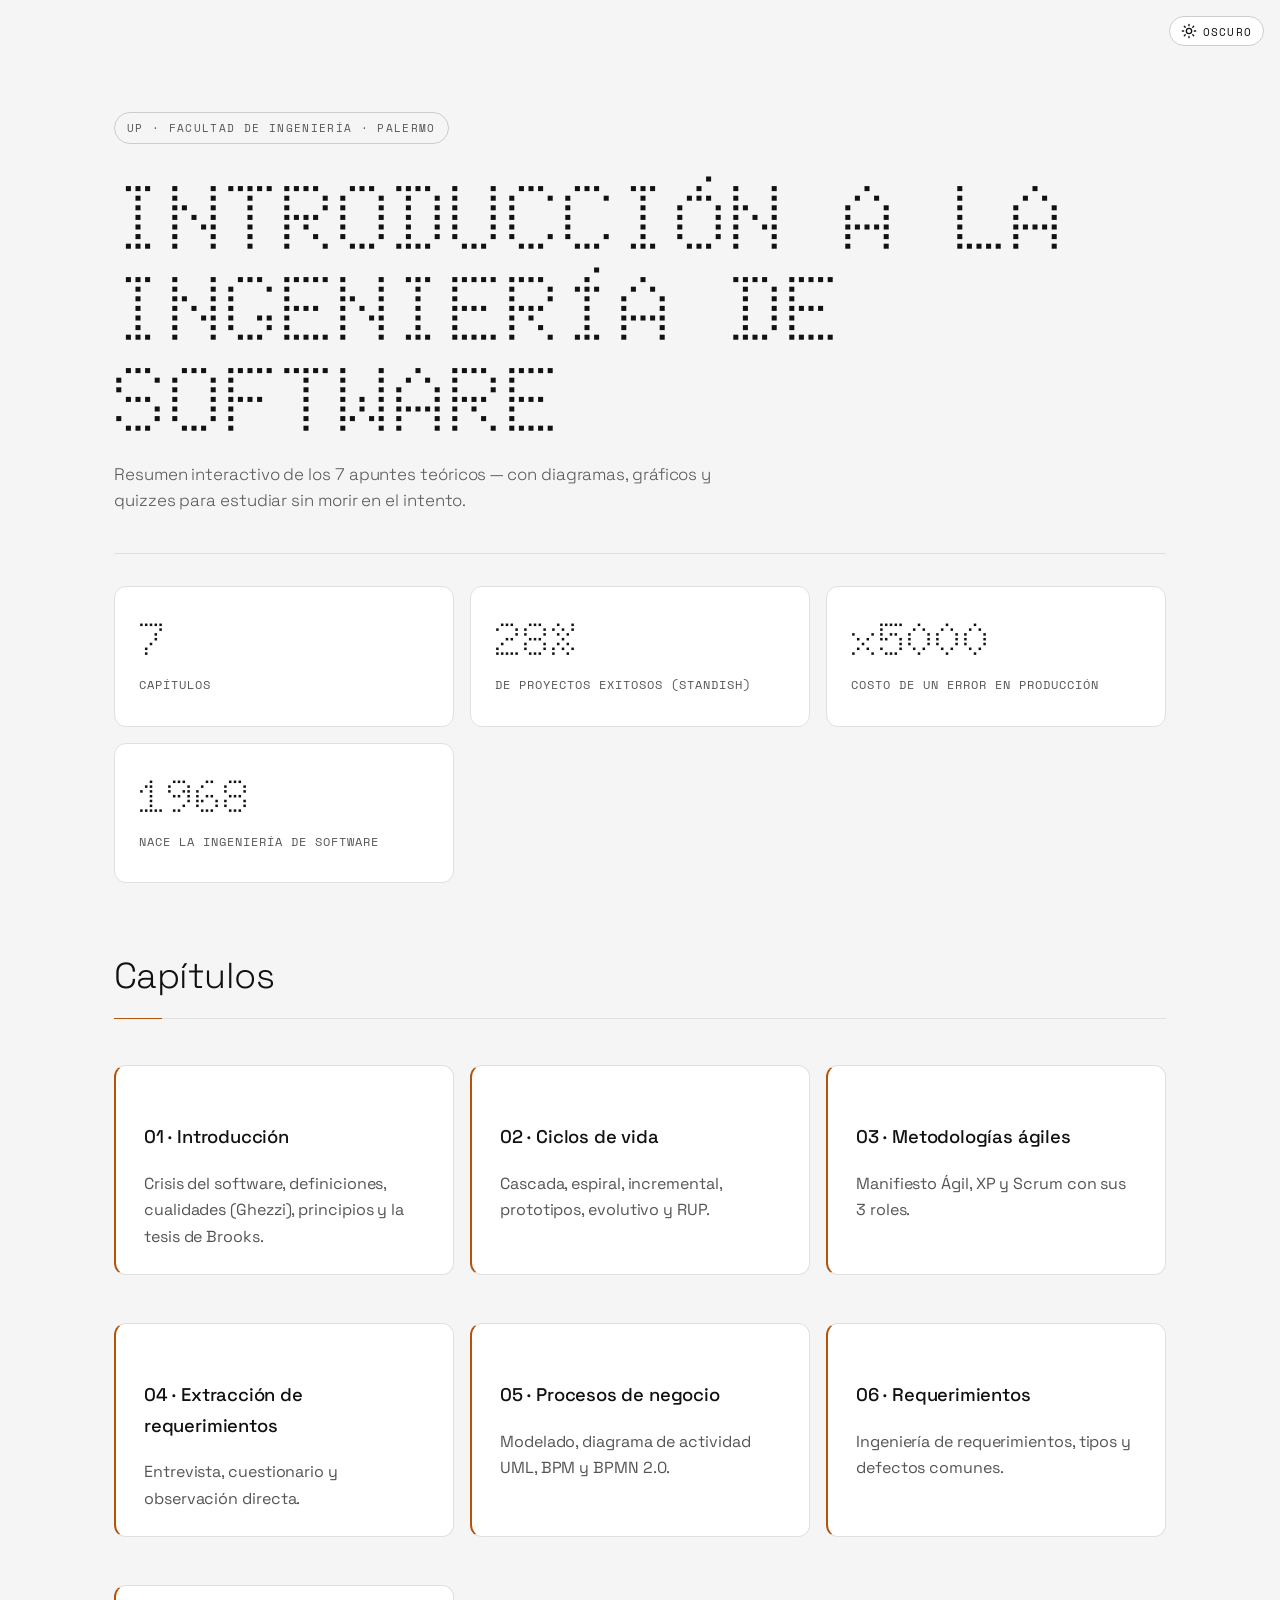
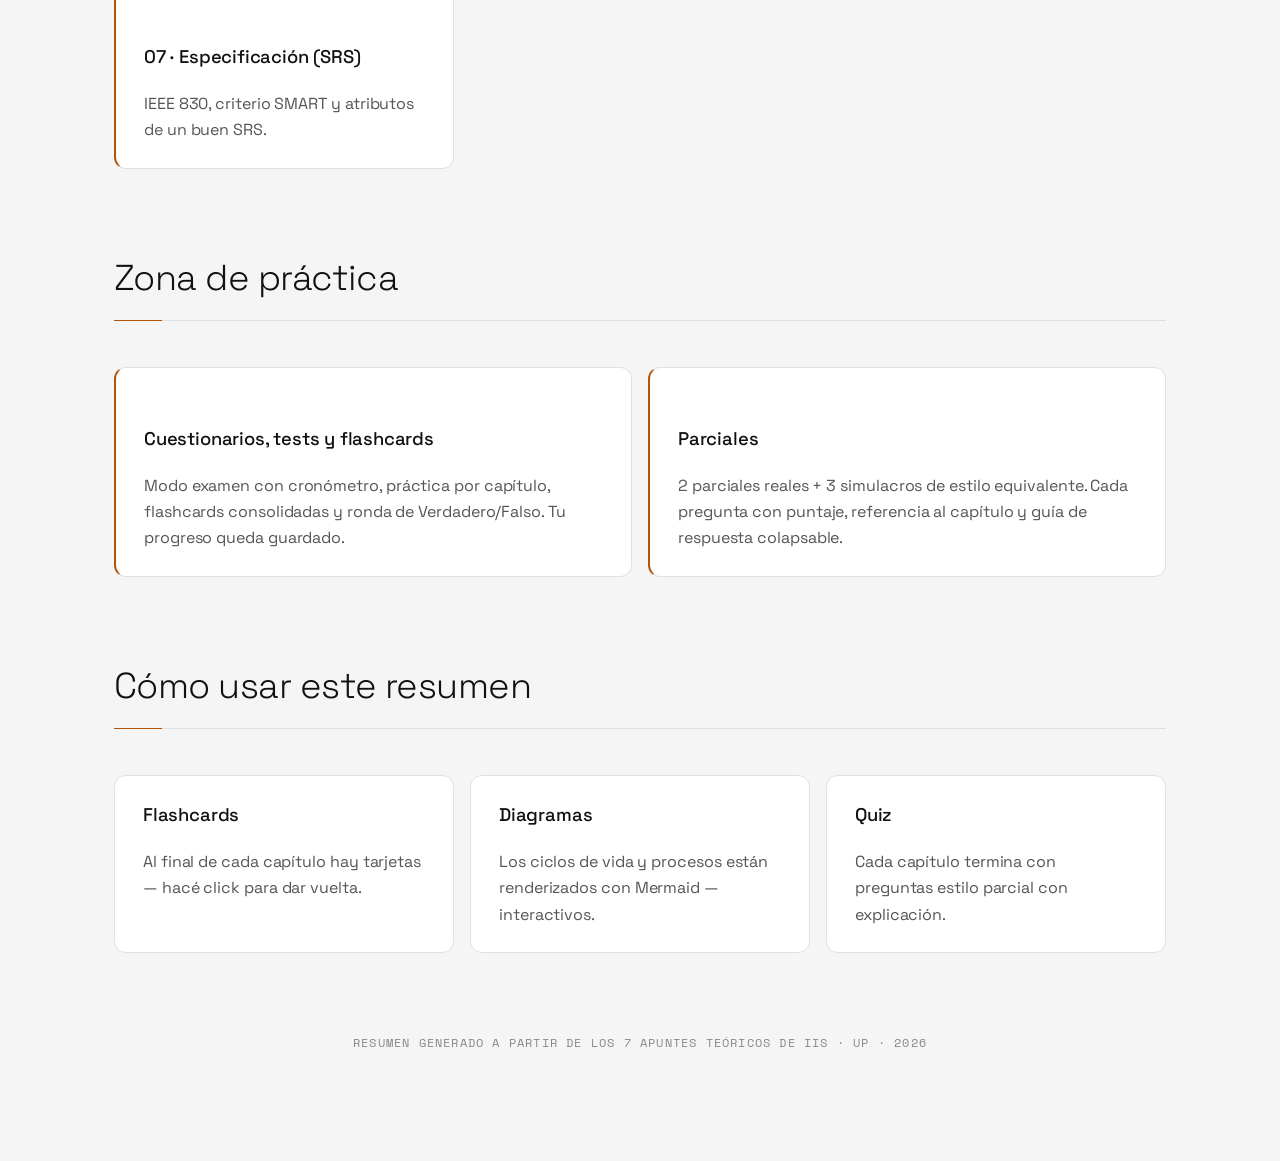
<file: index.html>
<!DOCTYPE html>
<html lang="es">
<head>
<meta charset="UTF-8">
<meta name="viewport" content="width=device-width, initial-scale=1.0">
<title>IIS — Resumen interactivo</title>
<link rel="stylesheet" href="assets/style.css">
<script src="assets/theme.js" defer></script>
</head>
<body>
<div class="container">
  <div class="hero">
    <span class="chip">UP · Facultad de Ingeniería · Palermo</span>
    <h1>Introducción a la Ingeniería de Software</h1>
    <p class="sub">Resumen interactivo de los 7 apuntes teóricos — con diagramas, gráficos y quizzes para estudiar sin morir en el intento.</p>
  </div>

  <div class="grid">
    <div class="kpi"><span class="n">7</span><span class="l">Capítulos</span></div>
    <div class="kpi"><span class="n">28%</span><span class="l">De proyectos exitosos (Standish)</span></div>
    <div class="kpi"><span class="n">×5000</span><span class="l">Costo de un error en producción</span></div>
    <div class="kpi"><span class="n">1968</span><span class="l">Nace la ingeniería de software</span></div>
  </div>

  <h2>Capítulos</h2>
  <div class="grid">
    <a href="01-introduccion.html" class="card accent">
      <h3>01 · Introducción</h3>
      <p style="margin:0;color:var(--text-dim)">Crisis del software, definiciones, cualidades (Ghezzi), principios y la tesis de Brooks.</p>
    </a>
    <a href="02-ciclos-de-vida.html" class="card accent">
      <h3>02 · Ciclos de vida</h3>
      <p style="margin:0;color:var(--text-dim)">Cascada, espiral, incremental, prototipos, evolutivo y RUP.</p>
    </a>
    <a href="03-metodologias-agiles.html" class="card accent">
      <h3>03 · Metodologías ágiles</h3>
      <p style="margin:0;color:var(--text-dim)">Manifiesto Ágil, XP y Scrum con sus 3 roles.</p>
    </a>
    <a href="04-extraccion-requerimientos.html" class="card accent">
      <h3>04 · Extracción de requerimientos</h3>
      <p style="margin:0;color:var(--text-dim)">Entrevista, cuestionario y observación directa.</p>
    </a>
    <a href="05-procesos-de-negocio.html" class="card accent">
      <h3>05 · Procesos de negocio</h3>
      <p style="margin:0;color:var(--text-dim)">Modelado, diagrama de actividad UML, BPM y BPMN 2.0.</p>
    </a>
    <a href="06-requerimientos.html" class="card accent">
      <h3>06 · Requerimientos</h3>
      <p style="margin:0;color:var(--text-dim)">Ingeniería de requerimientos, tipos y defectos comunes.</p>
    </a>
    <a href="07-especificacion.html" class="card accent">
      <h3>07 · Especificación (SRS)</h3>
      <p style="margin:0;color:var(--text-dim)">IEEE 830, criterio SMART y atributos de un buen SRS.</p>
    </a>
  </div>

  <h2>Zona de práctica</h2>
  <div class="grid">
    <a href="practica.html" class="card accent">
      <h3>Cuestionarios, tests y flashcards</h3>
      <p style="margin:0;color:var(--text-dim)">Modo examen con cronómetro, práctica por capítulo, flashcards consolidadas y ronda de Verdadero/Falso. Tu progreso queda guardado.</p>
    </a>
    <a href="parciales.html" class="card accent">
      <h3>Parciales</h3>
      <p style="margin:0;color:var(--text-dim)">2 parciales reales + 3 simulacros de estilo equivalente. Cada pregunta con puntaje, referencia al capítulo y guía de respuesta colapsable.</p>
    </a>
  </div>

  <h2>Cómo usar este resumen</h2>
  <div class="grid">
    <div class="card">
      <h3 style="margin-top:0">Flashcards</h3>
      <p style="color:var(--text-dim);margin:0">Al final de cada capítulo hay tarjetas — hacé click para dar vuelta.</p>
    </div>
    <div class="card">
      <h3 style="margin-top:0">Diagramas</h3>
      <p style="color:var(--text-dim);margin:0">Los ciclos de vida y procesos están renderizados con Mermaid — interactivos.</p>
    </div>
    <div class="card">
      <h3 style="margin-top:0">Quiz</h3>
      <p style="color:var(--text-dim);margin:0">Cada capítulo termina con preguntas estilo parcial con explicación.</p>
    </div>
  </div>

  <p style="color:var(--text-disabled);margin-top:4rem;font-size:0.75rem;text-align:center;font-family:var(--font-mono);text-transform:uppercase;letter-spacing:0.1em">
    Resumen generado a partir de los 7 apuntes teóricos de IIS · UP · 2026
  </p>
</div>
</body>
</html>
</file>
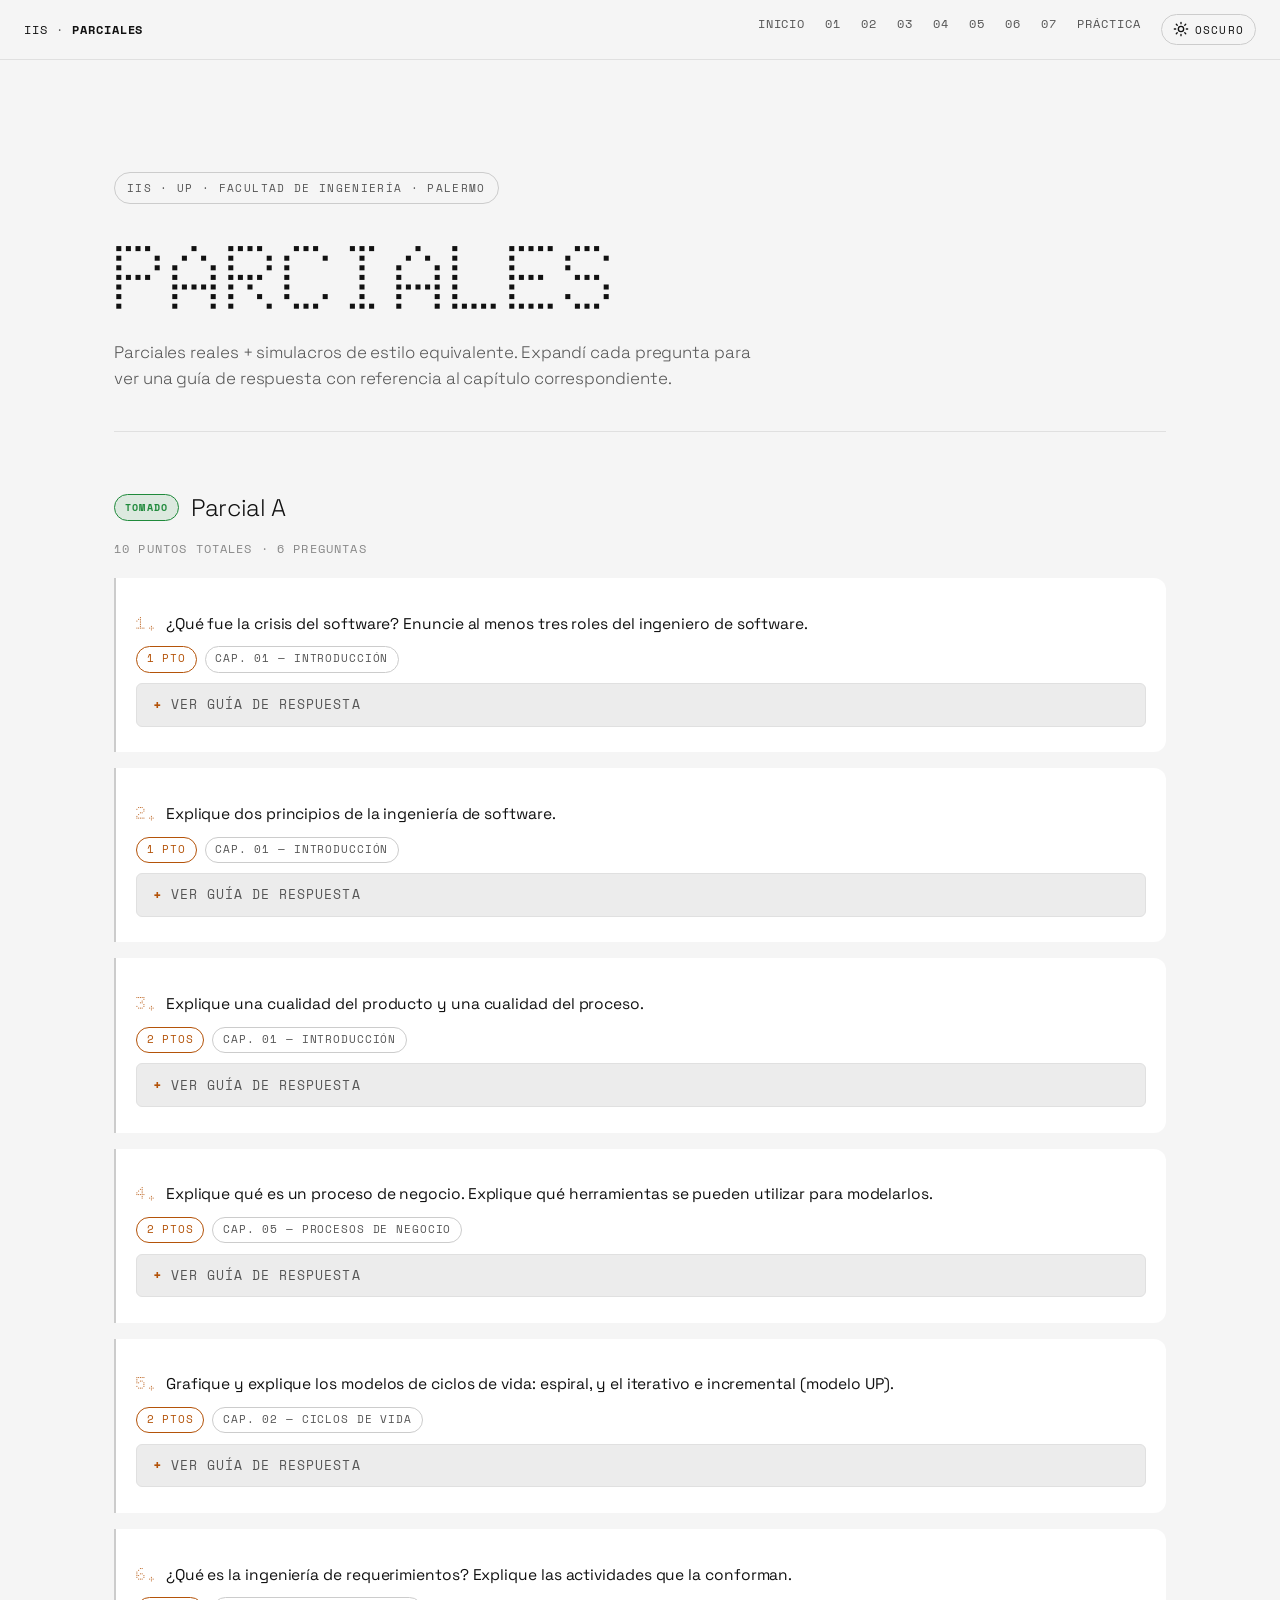
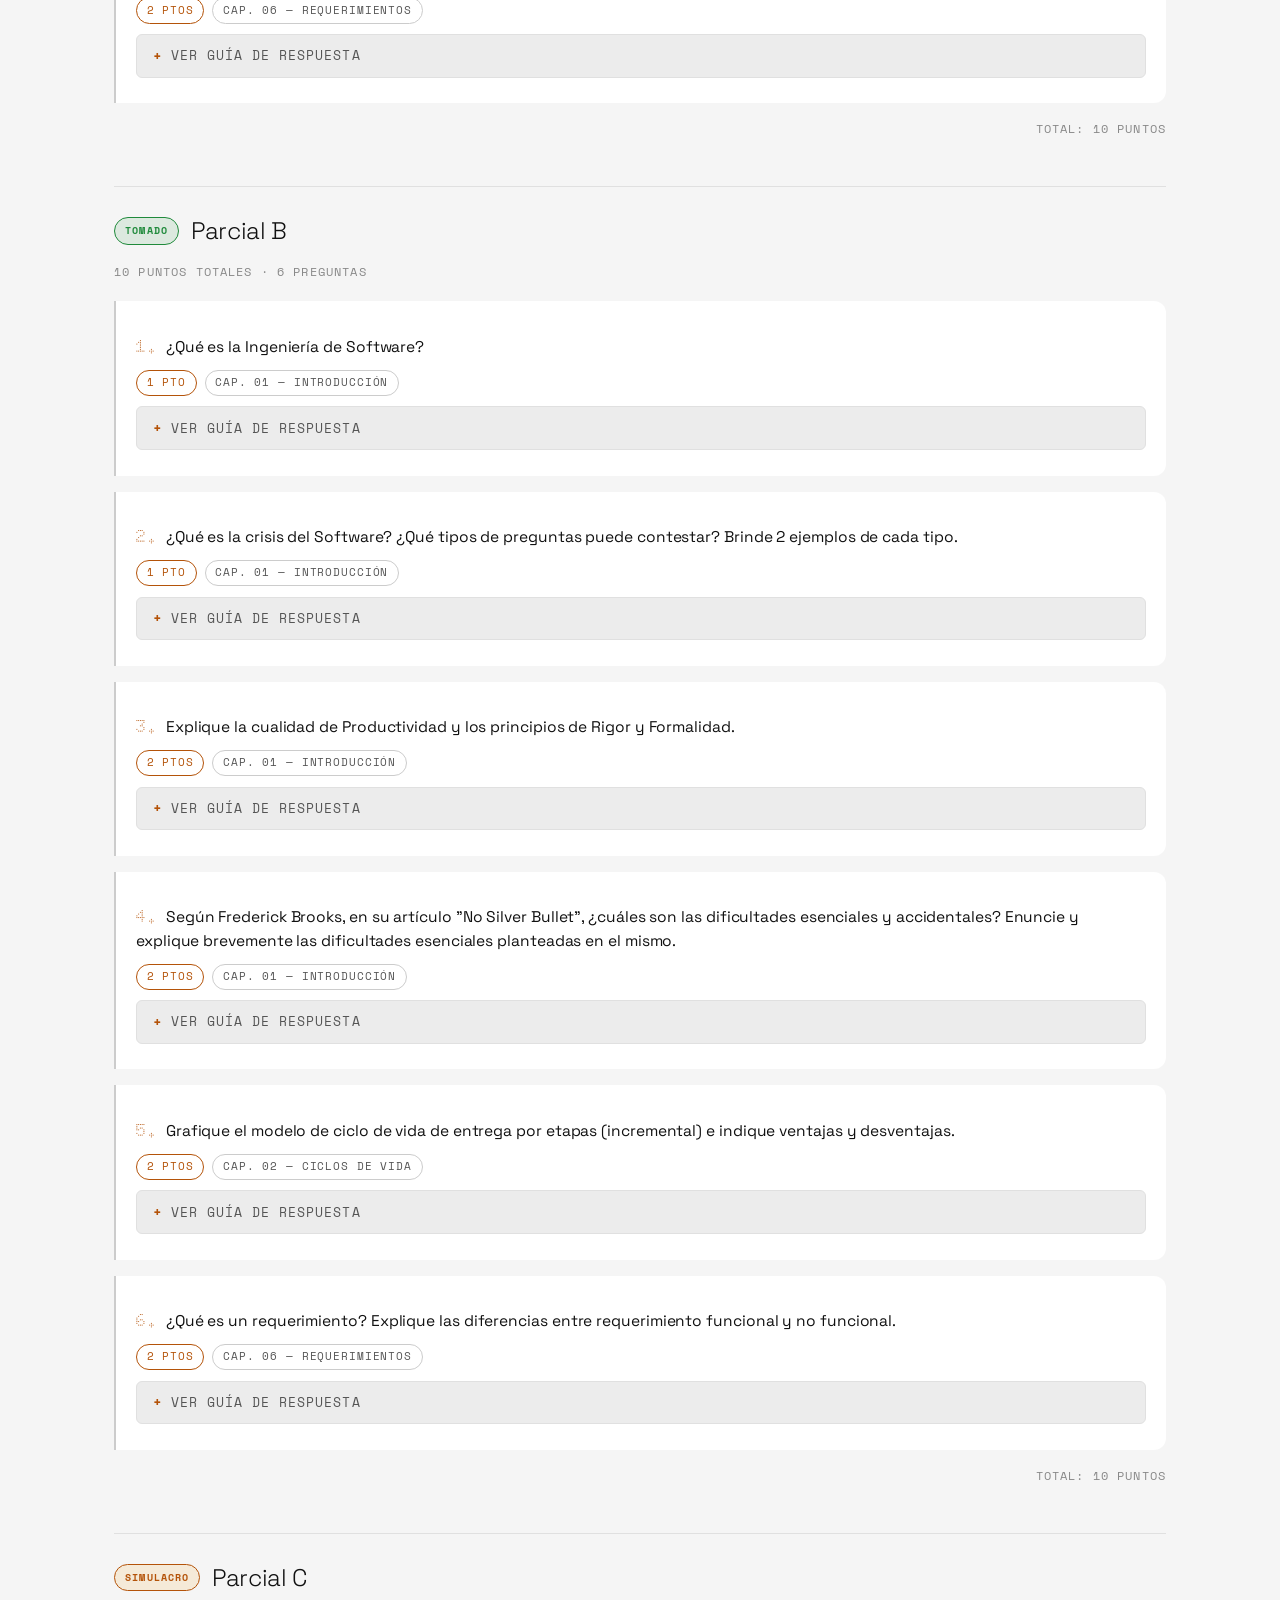
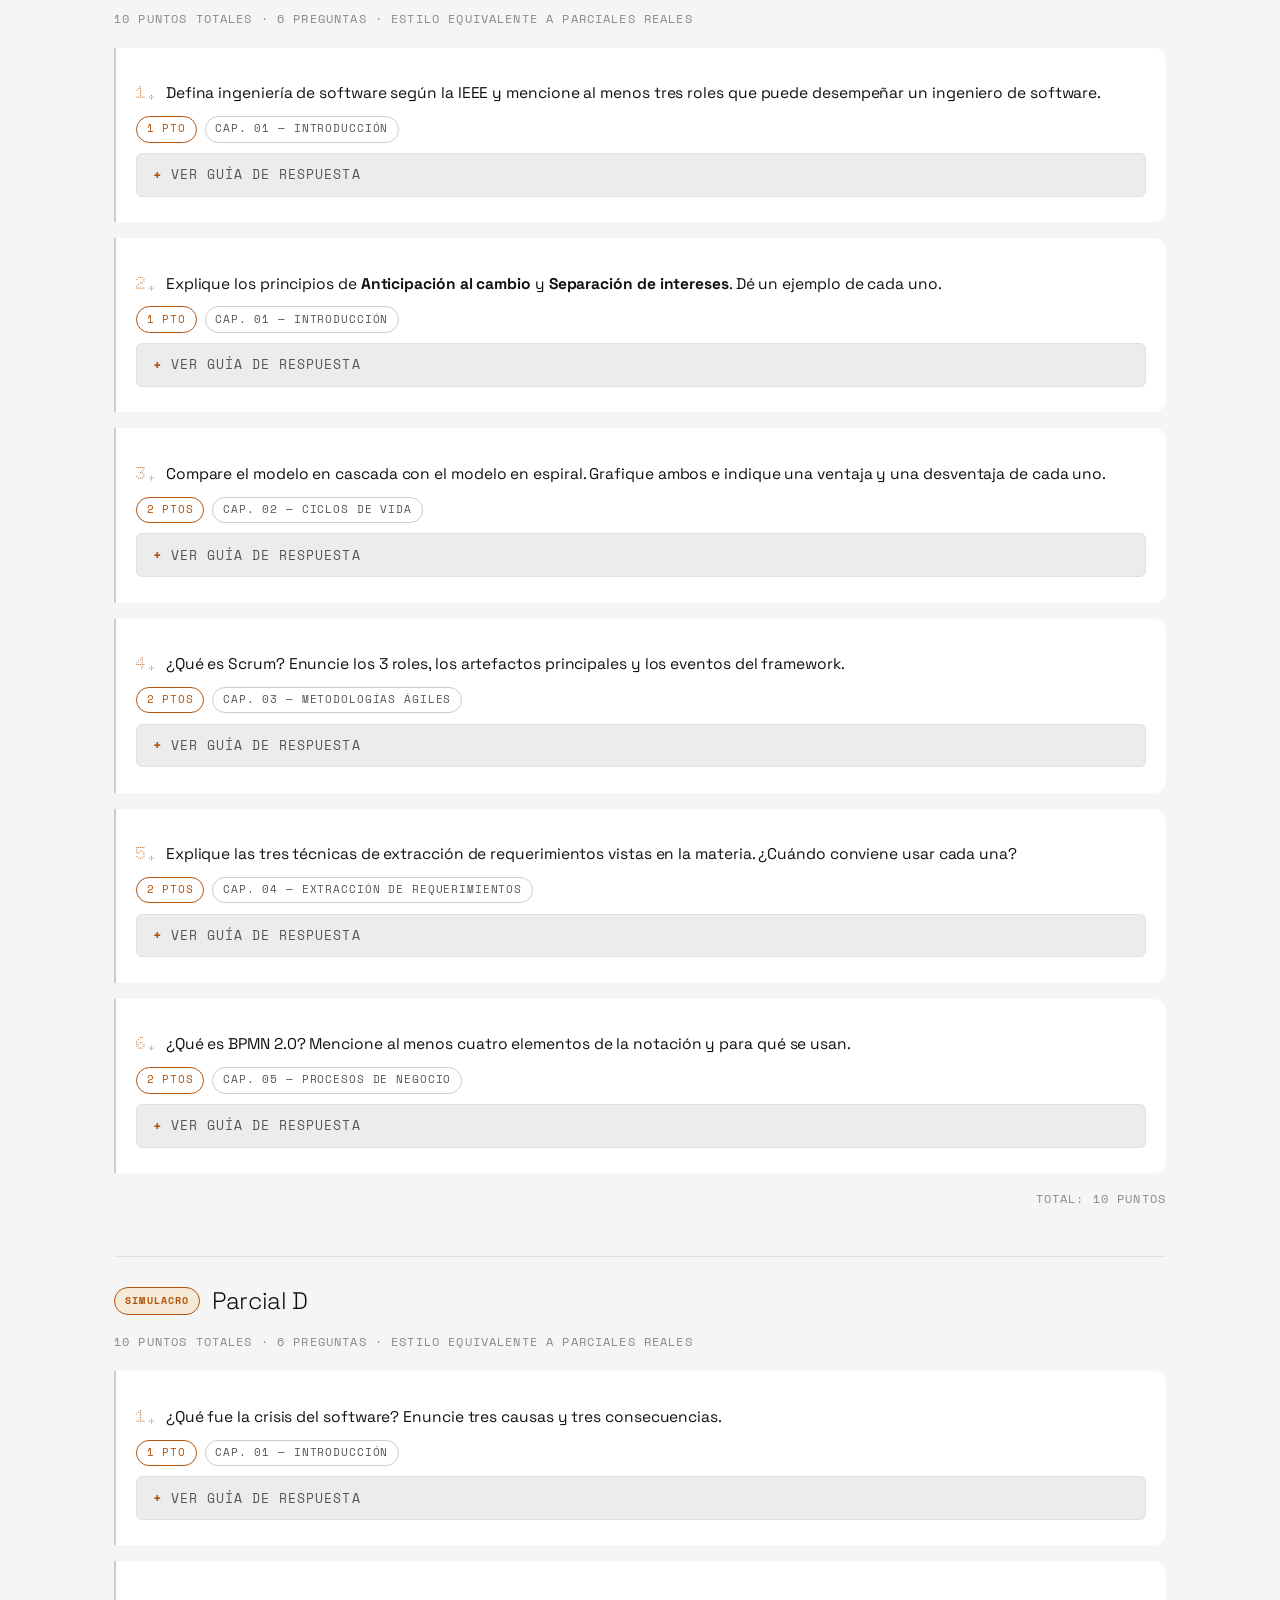
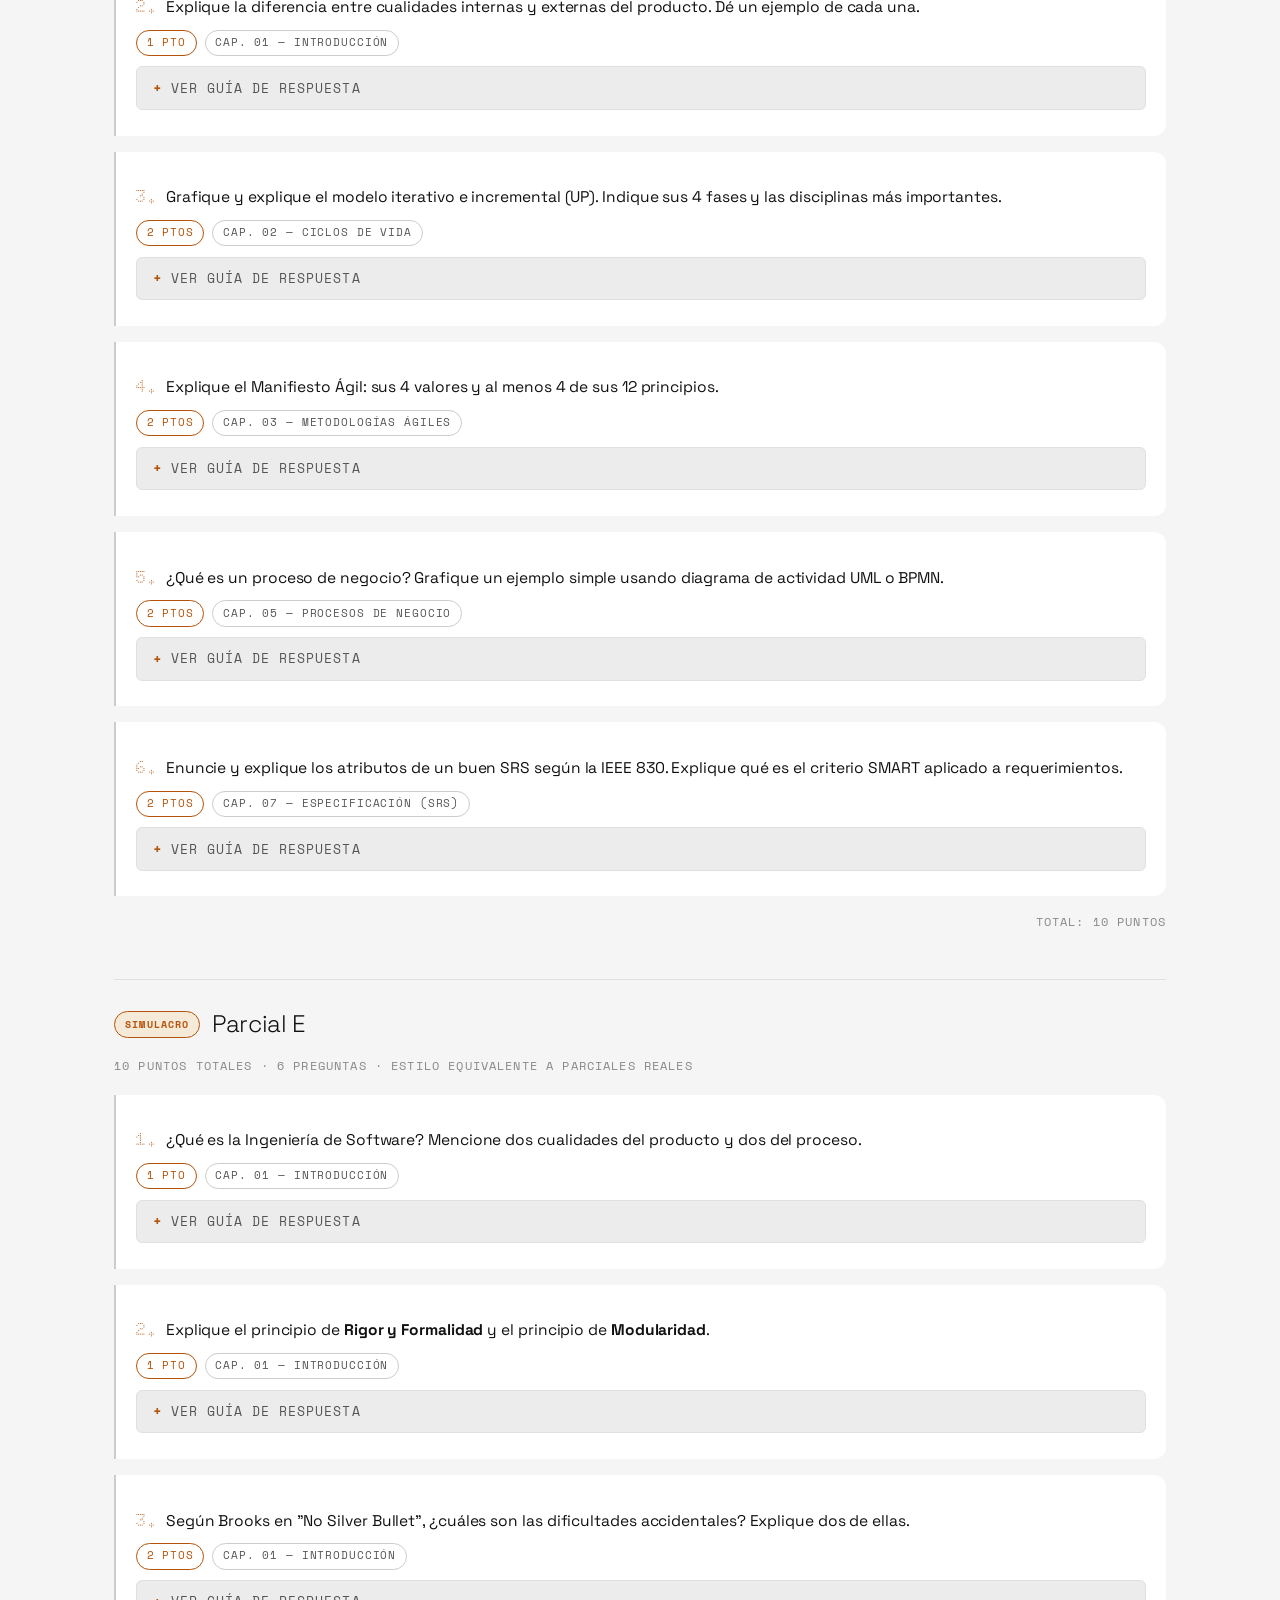
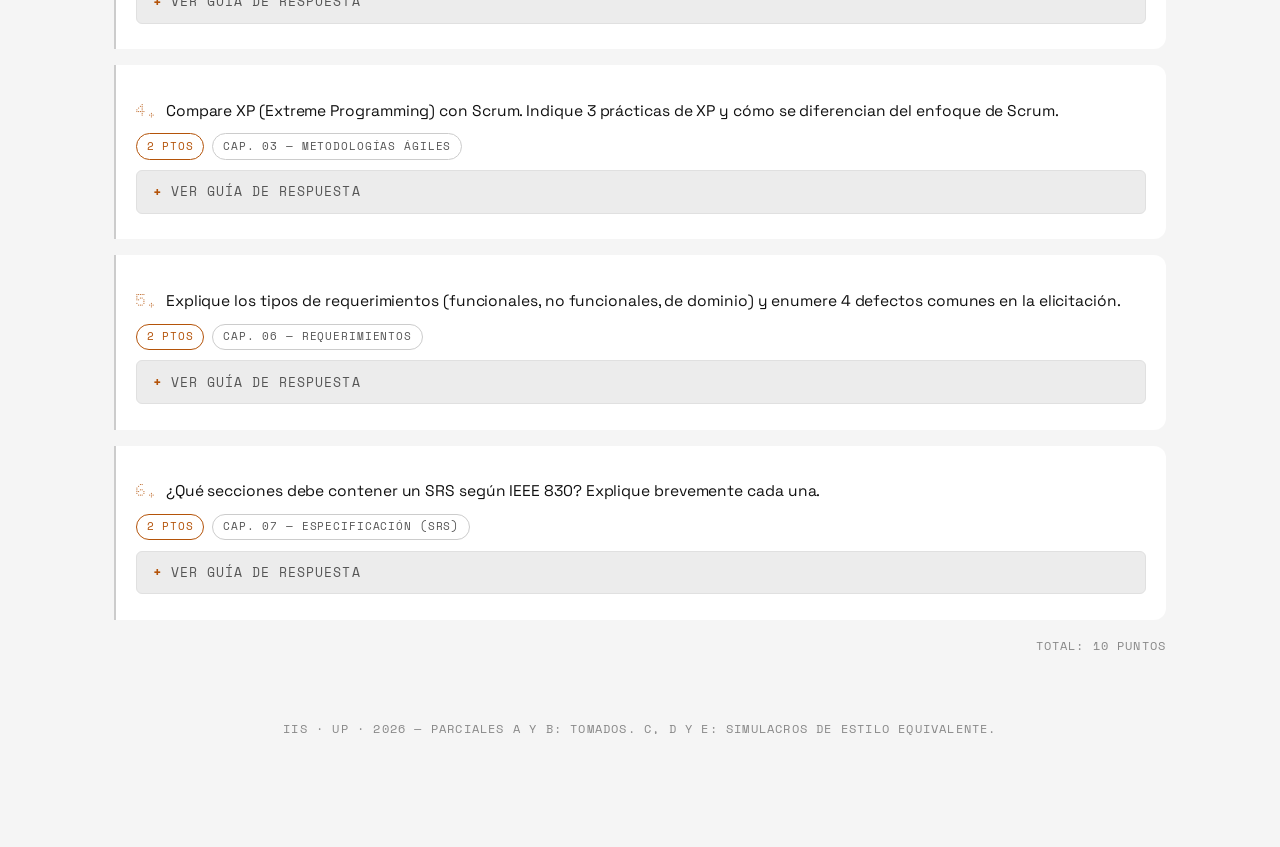
<file: parciales.html>
<!DOCTYPE html>
<html lang="es">
<head>
<meta charset="UTF-8">
<meta name="viewport" content="width=device-width, initial-scale=1.0">
<title>IIS — Parciales</title>
<link rel="stylesheet" href="assets/style.css">
<script src="assets/theme.js" defer></script>
<style>
  .parcial-header {
    display: flex;
    align-items: center;
    gap: 0.75rem;
    flex-wrap: wrap;
    margin-bottom: 0.5rem;
  }
  .parcial-header h2 {
    margin: 0;
    border: none;
    padding: 0;
    font-size: 1.5rem;
  }
  .parcial-header h2::before { display: none; }
  .parcial-section {
    margin-top: 3rem;
    padding-top: 1.5rem;
    border-top: 1px solid var(--border);
  }
  .parcial-section:first-of-type { border-top: none; margin-top: 1.5rem; }
  .parcial-meta {
    color: var(--text-disabled);
    font-family: var(--font-mono);
    font-size: 0.72rem;
    text-transform: uppercase;
    letter-spacing: 0.1em;
    margin-bottom: 1.25rem;
  }
  .preguntas { list-style: none; padding: 0; margin: 0; }
  .preguntas > li {
    border-left: 2px solid var(--border-strong);
    padding: 1rem 1.25rem;
    margin-bottom: 1rem;
    background: var(--bg-card);
    border-radius: 0 var(--radius) var(--radius) 0;
    transition: border-color 0.2s;
  }
  .preguntas > li:hover { border-left-color: var(--accent); }
  .pregunta-num {
    font-family: var(--font-display);
    font-size: 1.1rem;
    color: var(--accent);
    margin-right: 0.5rem;
  }
  .pregunta-texto {
    color: var(--text);
    font-size: 0.97rem;
    margin-bottom: 0.65rem;
    line-height: 1.5;
  }
  .pregunta-chips {
    display: flex;
    gap: 0.5rem;
    flex-wrap: wrap;
    margin-bottom: 0.65rem;
  }
  .chip-pts {
    display: inline-block;
    padding: 0.2rem 0.6rem;
    background: transparent;
    color: var(--accent);
    border: 1px solid var(--accent);
    border-radius: 999px;
    font-size: 0.68rem;
    font-family: var(--font-mono);
    letter-spacing: 0.08em;
    text-transform: uppercase;
  }
  .chip-cap {
    display: inline-block;
    padding: 0.2rem 0.6rem;
    background: transparent;
    color: var(--text-dim);
    border: 1px solid var(--border-strong);
    border-radius: 999px;
    font-size: 0.68rem;
    font-family: var(--font-mono);
    letter-spacing: 0.08em;
    text-transform: uppercase;
    text-decoration: none;
    transition: color 0.15s, border-color 0.15s;
  }
  .chip-cap:hover { color: var(--accent); border-color: var(--accent); }
  .parcial-total {
    color: var(--text-disabled);
    font-family: var(--font-mono);
    font-size: 0.72rem;
    text-transform: uppercase;
    letter-spacing: 0.1em;
    text-align: right;
    margin-top: 0.5rem;
  }
  details.guia {
    margin-top: 0.5rem;
    background: var(--bg-soft);
    border: 1px solid var(--border);
    border-radius: var(--radius-sm);
    padding: 0.6rem 1rem;
  }
  details.guia summary {
    font-size: 0.8rem;
    color: var(--text-dim);
    font-family: var(--font-mono);
    text-transform: uppercase;
    letter-spacing: 0.08em;
  }
  details.guia summary::before { font-size: 0.85rem; }
  details.guia summary:hover { color: var(--accent); }
  details.guia > div {
    margin-top: 0.65rem;
    font-size: 0.88rem;
    color: var(--text-dim);
    line-height: 1.55;
  }
  details.guia > div strong { color: var(--text); }
  details.guia > div ul { padding-left: 1.25rem; margin: 0.4rem 0; }
  details.guia > div li { margin: 0.25rem 0; }
  details.guia > div li::marker { color: var(--accent); }
  .chip-tag {
    display: inline-block;
    padding: 0.25rem 0.65rem;
    border-radius: 999px;
    font-size: 0.65rem;
    font-family: var(--font-mono);
    letter-spacing: 0.1em;
    text-transform: uppercase;
    font-weight: 600;
  }
  .chip-tag.tomado {
    background: rgba(74,158,92,0.15);
    color: var(--ok);
    border: 1px solid var(--ok);
  }
  .chip-tag.simulacro {
    background: rgba(245,158,11,0.12);
    color: var(--accent);
    border: 1px solid var(--accent);
  }
</style>
</head>
<body>
<nav class="top-nav">
  <div class="crumb"><a href="index.html">IIS</a> · <strong>Parciales</strong></div>
  <div class="nav-links">
    <a href="index.html">Inicio</a>
    <a href="01-introduccion.html">01</a>
    <a href="02-ciclos-de-vida.html">02</a>
    <a href="03-metodologias-agiles.html">03</a>
    <a href="04-extraccion-requerimientos.html">04</a>
    <a href="05-procesos-de-negocio.html">05</a>
    <a href="06-requerimientos.html">06</a>
    <a href="07-especificacion.html">07</a>
    <a href="practica.html">Práctica</a>
  </div>
</nav>

<div class="container">
  <div class="hero">
    <span class="chip">IIS · UP · Facultad de Ingeniería · Palermo</span>
    <h1>Parciales</h1>
    <p class="sub">Parciales reales + simulacros de estilo equivalente. Expandí cada pregunta para ver una guía de respuesta con referencia al capítulo correspondiente.</p>
  </div>

  <!-- ========== PARCIAL A ========== -->
  <section class="parcial-section">
    <div class="parcial-header">
      <span class="chip-tag tomado">Tomado</span>
      <h2>Parcial A</h2>
    </div>
    <p class="parcial-meta">10 puntos totales · 6 preguntas</p>
    <ol class="preguntas">

      <li>
        <p class="pregunta-texto"><span class="pregunta-num">1.</span>¿Qué fue la crisis del software? Enuncie al menos tres roles del ingeniero de software.</p>
        <div class="pregunta-chips">
          <span class="chip-pts">1 pto</span>
          <a class="chip-cap" href="01-introduccion.html">Cap. 01 — Introducción</a>
        </div>
        <details class="guia">
          <summary>Ver guía de respuesta</summary>
          <div>
            <strong>Crisis del software:</strong> fenómeno de fines de los '60 donde los proyectos de software superaban presupuestos y plazos, eran de baja calidad y difíciles de mantener. Nombró la necesidad de una ingeniería formal. La conferencia de la OTAN en 1968 marca su origen oficial.
            <br><br><strong>Roles del ingeniero de software (mencionar al menos 3):</strong>
            <ul>
              <li>Analista de requerimientos</li>
              <li>Diseñador de sistemas</li>
              <li>Programador / desarrollador</li>
              <li>Tester / QA</li>
              <li>Gestor de proyectos</li>
              <li>Arquitecto de software</li>
            </ul>
          </div>
        </details>
      </li>

      <li>
        <p class="pregunta-texto"><span class="pregunta-num">2.</span>Explique dos principios de la ingeniería de software.</p>
        <div class="pregunta-chips">
          <span class="chip-pts">1 pto</span>
          <a class="chip-cap" href="01-introduccion.html">Cap. 01 — Introducción</a>
        </div>
        <details class="guia">
          <summary>Ver guía de respuesta</summary>
          <div>
            Elegir 2 de los 7 principios de Ghezzi y explicar cada uno con una oración y ejemplo:
            <ul>
              <li><strong>Rigor y formalidad:</strong> usar métodos rigurosos/formales para evitar ambigüedades.</li>
              <li><strong>Separación de intereses:</strong> dividir el problema en partes independientes para gestionar la complejidad.</li>
              <li><strong>Modularidad:</strong> descomponer el sistema en módulos cohesivos con bajo acoplamiento.</li>
              <li><strong>Abstracción:</strong> ignorar detalles irrelevantes y centrarse en lo esencial según el nivel de análisis.</li>
              <li><strong>Anticipación al cambio:</strong> diseñar pensando en que el software evolucionará.</li>
              <li><strong>Generalidad:</strong> buscar soluciones generales que sirvan para más de un caso.</li>
              <li><strong>Incrementalidad:</strong> construir el sistema de forma incremental y entregar valor en cada paso.</li>
            </ul>
          </div>
        </details>
      </li>

      <li>
        <p class="pregunta-texto"><span class="pregunta-num">3.</span>Explique una cualidad del producto y una cualidad del proceso.</p>
        <div class="pregunta-chips">
          <span class="chip-pts">2 ptos</span>
          <a class="chip-cap" href="01-introduccion.html">Cap. 01 — Introducción</a>
        </div>
        <details class="guia">
          <summary>Ver guía de respuesta</summary>
          <div>
            <strong>Cualidades del producto</strong> (elegir 1): Confiabilidad, Eficiencia, Usabilidad, Mantenibilidad, Portabilidad, Reusabilidad, Interoperabilidad, Verificabilidad, Productividad (como cualidad percibida).
            <br><br>
            <strong>Cualidades del proceso</strong> (elegir 1): Productividad, Temporalidad, Visibilidad, Controlabilidad.
            <br><br>
            Para cada una: definir la cualidad, explicar qué mide y dar un ejemplo concreto.
          </div>
        </details>
      </li>

      <li>
        <p class="pregunta-texto"><span class="pregunta-num">4.</span>Explique qué es un proceso de negocio. Explique qué herramientas se pueden utilizar para modelarlos.</p>
        <div class="pregunta-chips">
          <span class="chip-pts">2 ptos</span>
          <a class="chip-cap" href="05-procesos-de-negocio.html">Cap. 05 — Procesos de negocio</a>
        </div>
        <details class="guia">
          <summary>Ver guía de respuesta</summary>
          <div>
            <strong>Proceso de negocio:</strong> conjunto de actividades interrelacionadas que transforman entradas en salidas generando valor para el cliente/organización. Tiene un inicio, un fin, actores y flujo definido.
            <br><br>
            <strong>Herramientas de modelado:</strong>
            <ul>
              <li><strong>Diagrama de actividad UML:</strong> muestra flujo de acciones, decisiones y paralelismo.</li>
              <li><strong>BPMN 2.0 (Business Process Model and Notation):</strong> notación estándar con eventos, actividades, gateways y flujos de secuencia. Permite distinguir pools y lanes por actor.</li>
              <li>Diagramas de flujo (Flowchart) — más simples, menos formales.</li>
            </ul>
          </div>
        </details>
      </li>

      <li>
        <p class="pregunta-texto"><span class="pregunta-num">5.</span>Grafique y explique los modelos de ciclos de vida: espiral, y el iterativo e incremental (modelo UP).</p>
        <div class="pregunta-chips">
          <span class="chip-pts">2 ptos</span>
          <a class="chip-cap" href="02-ciclos-de-vida.html">Cap. 02 — Ciclos de vida</a>
        </div>
        <details class="guia">
          <summary>Ver guía de respuesta</summary>
          <div>
            <strong>Espiral (Boehm):</strong> ciclo de 4 cuadrantes iterados: (1) Determinar objetivos y restricciones, (2) Evaluar alternativas e identificar riesgos, (3) Desarrollar y verificar el producto, (4) Planificar la próxima iteración. Centrado en la <em>gestión del riesgo</em>. Graficar espiral creciente con los 4 cuadrantes.
            <br><br>
            <strong>Iterativo e Incremental — UP (Unified Process):</strong> 4 fases secuenciales (Inicio, Elaboración, Construcción, Transición) donde cada fase contiene múltiples iteraciones. Las disciplinas (requerimientos, análisis, diseño, implementación, pruebas) se solapan en cada iteración con distinta intensidad (curvas). Cada iteración entrega un incremento funcional. Reducción de riesgo progresiva.
          </div>
        </details>
      </li>

      <li>
        <p class="pregunta-texto"><span class="pregunta-num">6.</span>¿Qué es la ingeniería de requerimientos? Explique las actividades que la conforman.</p>
        <div class="pregunta-chips">
          <span class="chip-pts">2 ptos</span>
          <a class="chip-cap" href="06-requerimientos.html">Cap. 06 — Requerimientos</a>
        </div>
        <details class="guia">
          <summary>Ver guía de respuesta</summary>
          <div>
            <strong>Ingeniería de requerimientos:</strong> proceso sistemático de descubrir, documentar, analizar y gestionar los requerimientos de un sistema de software.
            <br><br>
            <strong>Actividades principales:</strong>
            <ul>
              <li><strong>Elicitación:</strong> descubrir requerimientos con el cliente mediante entrevistas, cuestionarios, observación, etc.</li>
              <li><strong>Análisis:</strong> detectar conflictos, ambigüedades e inconsistencias entre requerimientos.</li>
              <li><strong>Especificación:</strong> documentar los requerimientos de forma clara, completa y verificable (SRS).</li>
              <li><strong>Validación:</strong> confirmar con el cliente que los requerimientos reflejan sus necesidades reales.</li>
              <li><strong>Gestión:</strong> controlar cambios en los requerimientos a lo largo del proyecto.</li>
            </ul>
          </div>
        </details>
      </li>

    </ol>
    <p class="parcial-total">Total: 10 puntos</p>
  </section>

  <!-- ========== PARCIAL B ========== -->
  <section class="parcial-section">
    <div class="parcial-header">
      <span class="chip-tag tomado">Tomado</span>
      <h2>Parcial B</h2>
    </div>
    <p class="parcial-meta">10 puntos totales · 6 preguntas</p>
    <ol class="preguntas">

      <li>
        <p class="pregunta-texto"><span class="pregunta-num">1.</span>¿Qué es la Ingeniería de Software?</p>
        <div class="pregunta-chips">
          <span class="chip-pts">1 pto</span>
          <a class="chip-cap" href="01-introduccion.html">Cap. 01 — Introducción</a>
        </div>
        <details class="guia">
          <summary>Ver guía de respuesta</summary>
          <div>
            Definición de la IEEE: <em>"Aplicación de un enfoque sistemático, disciplinado y cuantificable al desarrollo, operación y mantenimiento del software"</em>.
            <br><br>
            Complementar con: es una disciplina de ingeniería que aplica principios científicos e ingenieriles para producir software de calidad de forma predecible y eficiente, a diferencia de la programación artesanal.
          </div>
        </details>
      </li>

      <li>
        <p class="pregunta-texto"><span class="pregunta-num">2.</span>¿Qué es la crisis del Software? ¿Qué tipos de preguntas puede contestar? Brinde 2 ejemplos de cada tipo.</p>
        <div class="pregunta-chips">
          <span class="chip-pts">1 pto</span>
          <a class="chip-cap" href="01-introduccion.html">Cap. 01 — Introducción</a>
        </div>
        <details class="guia">
          <summary>Ver guía de respuesta</summary>
          <div>
            <strong>Crisis del software:</strong> fenómeno de fines de los '60: proyectos con sobrecosto, fuera de plazo, baja calidad, incumplimiento de requerimientos. Motivó el nacimiento de la Ingeniería de Software (conferencia OTAN 1968).
            <br><br>
            <strong>Tipos de preguntas que la ingeniería de software puede contestar:</strong>
            <ul>
              <li><strong>Descriptivas</strong> (¿qué es? / ¿cómo es?): ej. ¿Cuántas líneas de código tiene el sistema? / ¿Cuántos defectos se encontraron en testing?</li>
              <li><strong>Predictivas</strong> (¿qué pasará?): ej. ¿Cuánto tiempo tardará el desarrollo? / ¿Cuánto costará el mantenimiento?</li>
              <li><strong>Prescriptivas</strong> (¿qué hacer?): ej. ¿Qué metodología usar? / ¿Qué técnica de testing aplicar?</li>
            </ul>
          </div>
        </details>
      </li>

      <li>
        <p class="pregunta-texto"><span class="pregunta-num">3.</span>Explique la cualidad de Productividad y los principios de Rigor y Formalidad.</p>
        <div class="pregunta-chips">
          <span class="chip-pts">2 ptos</span>
          <a class="chip-cap" href="01-introduccion.html">Cap. 01 — Introducción</a>
        </div>
        <details class="guia">
          <summary>Ver guía de respuesta</summary>
          <div>
            <strong>Productividad (cualidad del proceso):</strong> mide la eficiencia con la que el equipo produce software. Se puede cuantificar en líneas de código por hora, puntos función por mes, etc. Alta productividad significa más entregables con los mismos recursos.
            <br><br>
            <strong>Rigor y Formalidad (principio):</strong>
            <ul>
              <li><strong>Rigor:</strong> ser preciso y sistemático en todas las etapas, aunque sin llegar a la formalidad matemática total.</li>
              <li><strong>Formalidad:</strong> usar notaciones matemáticas o formales para especificar el comportamiento del sistema con exactitud absoluta (ej. lógica formal, máquinas de estado). Es un nivel superior de rigor.</li>
            </ul>
            La formalidad elimina ambigüedades pero tiene alto costo; el rigor es el mínimo deseable en cualquier proyecto.
          </div>
        </details>
      </li>

      <li>
        <p class="pregunta-texto"><span class="pregunta-num">4.</span>Según Frederick Brooks, en su artículo "No Silver Bullet", ¿cuáles son las dificultades esenciales y accidentales? Enuncie y explique brevemente las dificultades esenciales planteadas en el mismo.</p>
        <div class="pregunta-chips">
          <span class="chip-pts">2 ptos</span>
          <a class="chip-cap" href="01-introduccion.html">Cap. 01 — Introducción</a>
        </div>
        <details class="guia">
          <summary>Ver guía de respuesta</summary>
          <div>
            <strong>Dificultades accidentales:</strong> propias de las herramientas y tecnologías del momento (lenguajes, compiladores, entornos). Mejoran con el avance tecnológico.
            <br><br>
            <strong>Dificultades esenciales:</strong> inherentes a la naturaleza del software, no eliminables por tecnología. Son 4:
            <ul>
              <li><strong>Complejidad:</strong> el software es el artefacto humano más complejo en proporción a su tamaño; sus partes no son repetibles como en hardware.</li>
              <li><strong>Conformidad:</strong> el software debe adaptarse a entornos humanos e institucionales arbitrarios y cambiantes.</li>
              <li><strong>Mutabilidad:</strong> el software es fácilmente modificable, por lo que constantemente se le piden cambios.</li>
              <li><strong>Invisibilidad:</strong> el software no tiene representación visual geométrica natural; no se puede "ver" como un puente.</li>
            </ul>
          </div>
        </details>
      </li>

      <li>
        <p class="pregunta-texto"><span class="pregunta-num">5.</span>Grafique el modelo de ciclo de vida de entrega por etapas (incremental) e indique ventajas y desventajas.</p>
        <div class="pregunta-chips">
          <span class="chip-pts">2 ptos</span>
          <a class="chip-cap" href="02-ciclos-de-vida.html">Cap. 02 — Ciclos de vida</a>
        </div>
        <details class="guia">
          <summary>Ver guía de respuesta</summary>
          <div>
            <strong>Modelo incremental:</strong> se definen todos los requerimientos al inicio y luego el sistema se construye y entrega en incrementos funcionales sucesivos. Cada incremento agrega funcionalidad al anterior.
            <br><br>
            <strong>Graficar:</strong> una línea de tiempo con bloques "Incremento 1", "Incremento 2", "Incremento N", cada uno con sus fases internas (análisis → diseño → código → test) y una entrega al final de cada uno.
            <br><br>
            <strong>Ventajas:</strong>
            <ul>
              <li>El cliente recibe valor antes de que el sistema esté completo.</li>
              <li>Permite detectar errores de requerimientos temprano en incrementos pequeños.</li>
              <li>Reduce riesgo de entrega total fallida.</li>
            </ul>
            <strong>Desventajas:</strong>
            <ul>
              <li>Requiere planificación cuidadosa de los incrementos y sus interfaces.</li>
              <li>Puede acumular deuda técnica si la arquitectura no se diseña para escalar.</li>
              <li>Los requerimientos deben estar razonablemente estables desde el inicio.</li>
            </ul>
          </div>
        </details>
      </li>

      <li>
        <p class="pregunta-texto"><span class="pregunta-num">6.</span>¿Qué es un requerimiento? Explique las diferencias entre requerimiento funcional y no funcional.</p>
        <div class="pregunta-chips">
          <span class="chip-pts">2 ptos</span>
          <a class="chip-cap" href="06-requerimientos.html">Cap. 06 — Requerimientos</a>
        </div>
        <details class="guia">
          <summary>Ver guía de respuesta</summary>
          <div>
            <strong>Requerimiento:</strong> condición o capacidad que el sistema debe satisfacer para resolver un problema o alcanzar un objetivo del usuario/cliente. Es la base de todo desarrollo.
            <br><br>
            <strong>Requerimiento funcional:</strong> describe <em>qué</em> debe hacer el sistema: funciones, comportamientos, servicios. Ej.: "El sistema debe permitir al usuario iniciar sesión con email y contraseña."
            <br><br>
            <strong>Requerimiento no funcional:</strong> describe <em>cómo</em> debe comportarse el sistema: restricciones de calidad, performance, seguridad, usabilidad, etc. Ej.: "El sistema debe responder en menos de 2 segundos al 99% de las solicitudes."
            <br><br>
            Diferencia clave: los funcionales definen funcionalidades; los no funcionales definen restricciones de calidad sobre esas funcionalidades.
          </div>
        </details>
      </li>

    </ol>
    <p class="parcial-total">Total: 10 puntos</p>
  </section>

  <!-- ========== PARCIAL C ========== -->
  <section class="parcial-section">
    <div class="parcial-header">
      <span class="chip-tag simulacro">Simulacro</span>
      <h2>Parcial C</h2>
    </div>
    <p class="parcial-meta">10 puntos totales · 6 preguntas · Estilo equivalente a parciales reales</p>
    <ol class="preguntas">

      <li>
        <p class="pregunta-texto"><span class="pregunta-num">1.</span>Defina ingeniería de software según la IEEE y mencione al menos tres roles que puede desempeñar un ingeniero de software.</p>
        <div class="pregunta-chips">
          <span class="chip-pts">1 pto</span>
          <a class="chip-cap" href="01-introduccion.html">Cap. 01 — Introducción</a>
        </div>
        <details class="guia">
          <summary>Ver guía de respuesta</summary>
          <div>
            <strong>Definición IEEE:</strong> "Aplicación de un enfoque sistemático, disciplinado y cuantificable al desarrollo, operación y mantenimiento del software."
            <br><br>
            <strong>Roles (mencionar al menos 3):</strong> Analista de requerimientos, Arquitecto de software, Diseñador, Programador/Desarrollador, Tester/QA, Gestor de proyectos, Administrador de base de datos, Ingeniero de seguridad.
          </div>
        </details>
      </li>

      <li>
        <p class="pregunta-texto"><span class="pregunta-num">2.</span>Explique los principios de <strong>Anticipación al cambio</strong> y <strong>Separación de intereses</strong>. Dé un ejemplo de cada uno.</p>
        <div class="pregunta-chips">
          <span class="chip-pts">1 pto</span>
          <a class="chip-cap" href="01-introduccion.html">Cap. 01 — Introducción</a>
        </div>
        <details class="guia">
          <summary>Ver guía de respuesta</summary>
          <div>
            <strong>Anticipación al cambio:</strong> diseñar el software sabiendo que los requerimientos evolucionarán. Se usan técnicas como parametrización, interfaces, módulos intercambiables. Ej.: diseñar la capa de acceso a datos con una interfaz para poder cambiar la base de datos sin modificar la lógica de negocio.
            <br><br>
            <strong>Separación de intereses:</strong> atacar distintos aspectos del problema en momentos o módulos separados, sin mezclarlos. Ej.: separar la lógica de negocio de la presentación (MVC); separar el análisis de rendimiento del análisis funcional.
          </div>
        </details>
      </li>

      <li>
        <p class="pregunta-texto"><span class="pregunta-num">3.</span>Compare el modelo en cascada con el modelo en espiral. Grafique ambos e indique una ventaja y una desventaja de cada uno.</p>
        <div class="pregunta-chips">
          <span class="chip-pts">2 ptos</span>
          <a class="chip-cap" href="02-ciclos-de-vida.html">Cap. 02 — Ciclos de vida</a>
        </div>
        <details class="guia">
          <summary>Ver guía de respuesta</summary>
          <div>
            <strong>Cascada:</strong> fases secuenciales (Requerimientos → Diseño → Implementación → Verificación → Mantenimiento). Cada fase produce un entregable y no se avanza sin terminarla.
            <ul>
              <li>Ventaja: simple, fácil de gestionar, buena documentación.</li>
              <li>Desventaja: no tolera cambios tardíos; el cliente no ve el producto hasta el final.</li>
            </ul>
            <strong>Espiral (Boehm):</strong> ciclos repetidos de 4 cuadrantes: objetivos → riesgos → desarrollo → planificación. Orientado a la gestión del riesgo.
            <ul>
              <li>Ventaja: manejo explícito del riesgo; permite adaptarse a cambios en cada vuelta.</li>
              <li>Desventaja: complejo de gestionar; requiere experiencia para evaluar riesgos; costo alto.</li>
            </ul>
          </div>
        </details>
      </li>

      <li>
        <p class="pregunta-texto"><span class="pregunta-num">4.</span>¿Qué es Scrum? Enuncie los 3 roles, los artefactos principales y los eventos del framework.</p>
        <div class="pregunta-chips">
          <span class="chip-pts">2 ptos</span>
          <a class="chip-cap" href="03-metodologias-agiles.html">Cap. 03 — Metodologías ágiles</a>
        </div>
        <details class="guia">
          <summary>Ver guía de respuesta</summary>
          <div>
            <strong>Scrum:</strong> framework ágil para gestionar proyectos complejos con entregas iterativas llamadas Sprints (1-4 semanas).
            <br><br>
            <strong>3 Roles:</strong>
            <ul>
              <li><strong>Product Owner:</strong> representa al cliente, prioriza el Product Backlog.</li>
              <li><strong>Scrum Master:</strong> facilita el proceso, elimina impedimentos, protege al equipo.</li>
              <li><strong>Development Team:</strong> equipo autogestionado que construye el incremento.</li>
            </ul>
            <strong>Artefactos:</strong> Product Backlog, Sprint Backlog, Incremento.
            <br><br>
            <strong>Eventos:</strong> Sprint Planning, Daily Scrum (standup diario), Sprint Review, Sprint Retrospective.
          </div>
        </details>
      </li>

      <li>
        <p class="pregunta-texto"><span class="pregunta-num">5.</span>Explique las tres técnicas de extracción de requerimientos vistas en la materia. ¿Cuándo conviene usar cada una?</p>
        <div class="pregunta-chips">
          <span class="chip-pts">2 ptos</span>
          <a class="chip-cap" href="04-extraccion-requerimientos.html">Cap. 04 — Extracción de requerimientos</a>
        </div>
        <details class="guia">
          <summary>Ver guía de respuesta</summary>
          <div>
            <ul>
              <li><strong>Entrevista:</strong> conversación directa con el stakeholder. Conviene cuando se necesita profundidad, explorar motivaciones o clarificar ambigüedades. Permite preguntas abiertas y seguimiento de respuestas.</li>
              <li><strong>Cuestionario / Encuesta:</strong> preguntas escritas distribuidas a múltiples usuarios. Conviene cuando hay muchos stakeholders geográficamente dispersos y se quieren datos cuantitativos o tendencias generales.</li>
              <li><strong>Observación directa (etnografía):</strong> el analista observa al usuario en su entorno de trabajo. Conviene para descubrir requerimientos implícitos o comportamientos que el usuario no sabe verbalizar ("lo hago sin pensar").</li>
            </ul>
          </div>
        </details>
      </li>

      <li>
        <p class="pregunta-texto"><span class="pregunta-num">6.</span>¿Qué es BPMN 2.0? Mencione al menos cuatro elementos de la notación y para qué se usan.</p>
        <div class="pregunta-chips">
          <span class="chip-pts">2 ptos</span>
          <a class="chip-cap" href="05-procesos-de-negocio.html">Cap. 05 — Procesos de negocio</a>
        </div>
        <details class="guia">
          <summary>Ver guía de respuesta</summary>
          <div>
            <strong>BPMN 2.0 (Business Process Model and Notation):</strong> estándar internacional para modelar procesos de negocio de forma gráfica, legible tanto por técnicos como por stakeholders de negocio.
            <br><br>
            <strong>Elementos (mencionar al menos 4):</strong>
            <ul>
              <li><strong>Evento (círculo):</strong> algo que ocurre: inicio (verde), intermedio, fin (rojo).</li>
              <li><strong>Actividad / Tarea (rectángulo redondeado):</strong> trabajo a realizar por un actor.</li>
              <li><strong>Gateway (rombo):</strong> punto de decisión o bifurcación del flujo (exclusivo XOR, paralelo AND, inclusivo OR).</li>
              <li><strong>Flujo de secuencia (flecha sólida):</strong> orden de ejecución entre elementos.</li>
              <li><strong>Pool:</strong> representa un participante/organización en el proceso.</li>
              <li><strong>Lane (carril):</strong> subdivide un pool por rol o departamento responsable.</li>
              <li><strong>Flujo de mensaje (flecha punteada):</strong> comunicación entre pools distintos.</li>
            </ul>
          </div>
        </details>
      </li>

    </ol>
    <p class="parcial-total">Total: 10 puntos</p>
  </section>

  <!-- ========== PARCIAL D ========== -->
  <section class="parcial-section">
    <div class="parcial-header">
      <span class="chip-tag simulacro">Simulacro</span>
      <h2>Parcial D</h2>
    </div>
    <p class="parcial-meta">10 puntos totales · 6 preguntas · Estilo equivalente a parciales reales</p>
    <ol class="preguntas">

      <li>
        <p class="pregunta-texto"><span class="pregunta-num">1.</span>¿Qué fue la crisis del software? Enuncie tres causas y tres consecuencias.</p>
        <div class="pregunta-chips">
          <span class="chip-pts">1 pto</span>
          <a class="chip-cap" href="01-introduccion.html">Cap. 01 — Introducción</a>
        </div>
        <details class="guia">
          <summary>Ver guía de respuesta</summary>
          <div>
            <strong>Causas:</strong>
            <ul>
              <li>Crecimiento exponencial de la complejidad del software.</li>
              <li>Falta de metodologías y técnicas formales de desarrollo.</li>
              <li>Subestimación de tiempos y costos; gestión artesanal.</li>
            </ul>
            <strong>Consecuencias:</strong>
            <ul>
              <li>Proyectos entregados fuera de plazo y con sobrecosto.</li>
              <li>Software de baja calidad con muchos defectos.</li>
              <li>Sistemas que no satisfacían los requerimientos del cliente.</li>
            </ul>
          </div>
        </details>
      </li>

      <li>
        <p class="pregunta-texto"><span class="pregunta-num">2.</span>Explique la diferencia entre cualidades internas y externas del producto. Dé un ejemplo de cada una.</p>
        <div class="pregunta-chips">
          <span class="chip-pts">1 pto</span>
          <a class="chip-cap" href="01-introduccion.html">Cap. 01 — Introducción</a>
        </div>
        <details class="guia">
          <summary>Ver guía de respuesta</summary>
          <div>
            <strong>Cualidades externas:</strong> perceptibles por el usuario final durante el uso del sistema. Ej.: Usabilidad ("la interfaz es intuitiva"), Confiabilidad ("el sistema no falla"), Eficiencia ("responde rápido").
            <br><br>
            <strong>Cualidades internas:</strong> perceptibles solo por desarrolladores al analizar el código o la arquitectura. Ej.: Legibilidad del código, Mantenibilidad, Testeabilidad, Reusabilidad de componentes.
            <br><br>
            Relación: las cualidades internas son condición necesaria para las externas (código legible → más fácil de mantener → sistema más confiable).
          </div>
        </details>
      </li>

      <li>
        <p class="pregunta-texto"><span class="pregunta-num">3.</span>Grafique y explique el modelo iterativo e incremental (UP). Indique sus 4 fases y las disciplinas más importantes.</p>
        <div class="pregunta-chips">
          <span class="chip-pts">2 ptos</span>
          <a class="chip-cap" href="02-ciclos-de-vida.html">Cap. 02 — Ciclos de vida</a>
        </div>
        <details class="guia">
          <summary>Ver guía de respuesta</summary>
          <div>
            <strong>4 Fases del UP:</strong>
            <ul>
              <li><strong>Inicio (Inception):</strong> definir el alcance, viabilidad y estimación inicial. Entregable: documento de visión.</li>
              <li><strong>Elaboración:</strong> arquitectura base, mitigar riesgos principales, detallar requerimientos críticos.</li>
              <li><strong>Construcción:</strong> implementar la mayoría de la funcionalidad en iteraciones. Producto mayormente completo.</li>
              <li><strong>Transición:</strong> deploy, pruebas de aceptación, capacitación, ajustes finales.</li>
            </ul>
            <strong>Disciplinas:</strong> Requerimientos, Análisis y Diseño, Implementación, Pruebas, Despliegue, Gestión de configuración, Gestión de proyectos, Entorno.
            <br><br>
            Cada disciplina tiene distinta intensidad por fase (representada con curvas de campana en el diagrama).
          </div>
        </details>
      </li>

      <li>
        <p class="pregunta-texto"><span class="pregunta-num">4.</span>Explique el Manifiesto Ágil: sus 4 valores y al menos 4 de sus 12 principios.</p>
        <div class="pregunta-chips">
          <span class="chip-pts">2 ptos</span>
          <a class="chip-cap" href="03-metodologias-agiles.html">Cap. 03 — Metodologías ágiles</a>
        </div>
        <details class="guia">
          <summary>Ver guía de respuesta</summary>
          <div>
            <strong>4 Valores:</strong>
            <ul>
              <li>Individuos e interacciones <em>sobre</em> procesos y herramientas.</li>
              <li>Software funcionando <em>sobre</em> documentación exhaustiva.</li>
              <li>Colaboración con el cliente <em>sobre</em> negociación contractual.</li>
              <li>Respuesta al cambio <em>sobre</em> seguir un plan.</li>
            </ul>
            <strong>Principios (mencionar al menos 4):</strong>
            <ul>
              <li>Entrega temprana y continua de software con valor.</li>
              <li>Bienvenida a los cambios en requerimientos, incluso tardíos.</li>
              <li>Entrega frecuente de software funcional (semanas, no meses).</li>
              <li>El software funcionando es la principal medida de progreso.</li>
              <li>Los equipos autogestionados producen las mejores arquitecturas.</li>
              <li>Reflexión periódica del equipo para mejorar su forma de trabajar.</li>
            </ul>
          </div>
        </details>
      </li>

      <li>
        <p class="pregunta-texto"><span class="pregunta-num">5.</span>¿Qué es un proceso de negocio? Grafique un ejemplo simple usando diagrama de actividad UML o BPMN.</p>
        <div class="pregunta-chips">
          <span class="chip-pts">2 ptos</span>
          <a class="chip-cap" href="05-procesos-de-negocio.html">Cap. 05 — Procesos de negocio</a>
        </div>
        <details class="guia">
          <summary>Ver guía de respuesta</summary>
          <div>
            <strong>Proceso de negocio:</strong> conjunto de actividades interrelacionadas, realizadas por actores, que transforman entradas en salidas con valor para el cliente u organización. Tiene inicio, fin, flujo definido y responsables.
            <br><br>
            <strong>Ejemplo a graficar (compra online):</strong>
            <ol>
              <li>Inicio → Cliente selecciona producto → Agrega al carrito → Ingresa datos de pago → [Gateway XOR] ¿Pago aprobado? → Sí: confirma pedido → Notifica al depósito → Fin. No: muestra error → Fin.</li>
            </ol>
            En UML de actividad: nodo inicial (círculo relleno), actividades (rectángulos redondeados), decisiones (rombo), nodo final (círculo con borde). En BPMN: eventos de inicio/fin, tareas, gateway exclusivo.
          </div>
        </details>
      </li>

      <li>
        <p class="pregunta-texto"><span class="pregunta-num">6.</span>Enuncie y explique los atributos de un buen SRS según la IEEE 830. Explique qué es el criterio SMART aplicado a requerimientos.</p>
        <div class="pregunta-chips">
          <span class="chip-pts">2 ptos</span>
          <a class="chip-cap" href="07-especificacion.html">Cap. 07 — Especificación (SRS)</a>
        </div>
        <details class="guia">
          <summary>Ver guía de respuesta</summary>
          <div>
            <strong>Atributos de un buen SRS (IEEE 830):</strong>
            <ul>
              <li><strong>Correcto:</strong> refleja fielmente lo que el cliente necesita.</li>
              <li><strong>No ambiguo:</strong> cada requerimiento tiene una única interpretación.</li>
              <li><strong>Completo:</strong> incluye todos los requerimientos relevantes y define respuestas a todas las entradas.</li>
              <li><strong>Consistente:</strong> sin contradicciones entre requerimientos.</li>
              <li><strong>Verificable:</strong> cada requerimiento es testeable con criterio objetivo.</li>
              <li><strong>Modificable:</strong> estructura clara que permite cambiar requerimientos sin inconsistencias.</li>
              <li><strong>Trazable:</strong> cada requerimiento tiene origen identificable y se puede rastrear en el diseño/código.</li>
            </ul>
            <strong>Criterio SMART:</strong> Específico (Specific), Medible (Measurable), Alcanzable (Achievable), Relevante (Relevant), con plazo (Time-bound). Se aplica para escribir requerimientos claros y verificables.
          </div>
        </details>
      </li>

    </ol>
    <p class="parcial-total">Total: 10 puntos</p>
  </section>

  <!-- ========== PARCIAL E ========== -->
  <section class="parcial-section">
    <div class="parcial-header">
      <span class="chip-tag simulacro">Simulacro</span>
      <h2>Parcial E</h2>
    </div>
    <p class="parcial-meta">10 puntos totales · 6 preguntas · Estilo equivalente a parciales reales</p>
    <ol class="preguntas">

      <li>
        <p class="pregunta-texto"><span class="pregunta-num">1.</span>¿Qué es la Ingeniería de Software? Mencione dos cualidades del producto y dos del proceso.</p>
        <div class="pregunta-chips">
          <span class="chip-pts">1 pto</span>
          <a class="chip-cap" href="01-introduccion.html">Cap. 01 — Introducción</a>
        </div>
        <details class="guia">
          <summary>Ver guía de respuesta</summary>
          <div>
            <strong>Definición:</strong> disciplina de ingeniería que aplica métodos sistemáticos para desarrollar, operar y mantener software de calidad de forma eficiente y predecible (IEEE).
            <br><br>
            <strong>Cualidades del producto (elegir 2):</strong> Confiabilidad, Eficiencia, Usabilidad, Mantenibilidad, Portabilidad, Reusabilidad, Interoperabilidad, Verificabilidad.
            <br><br>
            <strong>Cualidades del proceso (elegir 2):</strong> Productividad, Temporalidad (cumplir plazos), Visibilidad (estado conocido), Controlabilidad.
          </div>
        </details>
      </li>

      <li>
        <p class="pregunta-texto"><span class="pregunta-num">2.</span>Explique el principio de <strong>Rigor y Formalidad</strong> y el principio de <strong>Modularidad</strong>.</p>
        <div class="pregunta-chips">
          <span class="chip-pts">1 pto</span>
          <a class="chip-cap" href="01-introduccion.html">Cap. 01 — Introducción</a>
        </div>
        <details class="guia">
          <summary>Ver guía de respuesta</summary>
          <div>
            <strong>Rigor y Formalidad:</strong> ser preciso y sistemático. El rigor es el mínimo indispensable; la formalidad es rigor con notación matemática exacta. Evitan ambigüedades que generen defectos.
            <br><br>
            <strong>Modularidad:</strong> descomponer el sistema en partes (módulos) con alta cohesión interna y bajo acoplamiento entre sí. Facilita el desarrollo paralelo, el testing aislado y el mantenimiento. Ej.: separar módulo de autenticación del módulo de pagos.
          </div>
        </details>
      </li>

      <li>
        <p class="pregunta-texto"><span class="pregunta-num">3.</span>Según Brooks en "No Silver Bullet", ¿cuáles son las dificultades accidentales? Explique dos de ellas.</p>
        <div class="pregunta-chips">
          <span class="chip-pts">2 ptos</span>
          <a class="chip-cap" href="01-introduccion.html">Cap. 01 — Introducción</a>
        </div>
        <details class="guia">
          <summary>Ver guía de respuesta</summary>
          <div>
            <strong>Dificultades accidentales:</strong> surgen de las limitaciones de las herramientas y tecnologías disponibles en un momento dado. A diferencia de las esenciales, <em>pueden</em> reducirse o eliminarse con mejoras tecnológicas.
            <br><br>
            Ejemplos (Brooks menciona mejoras ya logradas en su época):
            <ul>
              <li><strong>Lenguajes de alto nivel:</strong> en los '50 el ensamblador era accidental; los lenguajes de alto nivel lo resolvieron parcialmente.</li>
              <li><strong>Time-sharing / entornos interactivos:</strong> antes los ciclos de compilación eran lentos (batch); la interactividad los acortó.</li>
              <li><strong>Entornos de programación integrados (IDEs):</strong> reducen la complejidad de usar múltiples herramientas separadas.</li>
            </ul>
            Punto clave: ya que las accidentales están en gran parte resueltas, no hay "bala de plata" porque las <em>esenciales</em> siguen existiendo.
          </div>
        </details>
      </li>

      <li>
        <p class="pregunta-texto"><span class="pregunta-num">4.</span>Compare XP (Extreme Programming) con Scrum. Indique 3 prácticas de XP y cómo se diferencian del enfoque de Scrum.</p>
        <div class="pregunta-chips">
          <span class="chip-pts">2 ptos</span>
          <a class="chip-cap" href="03-metodologias-agiles.html">Cap. 03 — Metodologías ágiles</a>
        </div>
        <details class="guia">
          <summary>Ver guía de respuesta</summary>
          <div>
            <strong>XP (Kent Beck):</strong> metodología ágil con foco en prácticas de ingeniería técnica. Iteraciones cortas (1-2 semanas).
            <br><br>
            <strong>3 prácticas de XP:</strong>
            <ul>
              <li><strong>Pair Programming:</strong> dos desarrolladores en una computadora. Scrum no prescribe cómo trabajar internamente.</li>
              <li><strong>TDD (Test-Driven Development):</strong> escribir el test antes que el código. Scrum no define prácticas técnicas.</li>
              <li><strong>Integración continua:</strong> integrar y probar código varias veces al día. Scrum no lo requiere explícitamente.</li>
              <li><strong>Refactoring continuo:</strong> mejorar el código constantemente sin cambiar comportamiento.</li>
              <li><strong>Releases pequeños y frecuentes:</strong> similar a Scrum pero con más frecuencia aún.</li>
            </ul>
            <strong>Diferencia clave:</strong> XP prescribe <em>cómo</em> desarrollar (prácticas técnicas específicas); Scrum define <em>cómo gestionar</em> el trabajo (roles, eventos, artefactos) pero no las prácticas de ingeniería.
          </div>
        </details>
      </li>

      <li>
        <p class="pregunta-texto"><span class="pregunta-num">5.</span>Explique los tipos de requerimientos (funcionales, no funcionales, de dominio) y enumere 4 defectos comunes en la elicitación.</p>
        <div class="pregunta-chips">
          <span class="chip-pts">2 ptos</span>
          <a class="chip-cap" href="06-requerimientos.html">Cap. 06 — Requerimientos</a>
        </div>
        <details class="guia">
          <summary>Ver guía de respuesta</summary>
          <div>
            <strong>Tipos:</strong>
            <ul>
              <li><strong>Funcionales:</strong> definen qué debe hacer el sistema: funciones, comportamientos, servicios. Ej.: "El sistema debe generar facturas en PDF."</li>
              <li><strong>No funcionales:</strong> restricciones de calidad sobre cómo debe operar. Ej.: "El tiempo de respuesta no debe superar 1 segundo."</li>
              <li><strong>De dominio:</strong> restricciones impuestas por el dominio de negocio o regulaciones externas. Ej.: "La tasa de IVA aplicada debe ser del 21% según la ley fiscal vigente."</li>
            </ul>
            <strong>4 defectos comunes en la elicitación:</strong>
            <ul>
              <li>Ambigüedad: términos con más de una interpretación.</li>
              <li>Incompletitud: requerimientos que no cubren todos los escenarios posibles.</li>
              <li>Inconsistencia: requerimientos que se contradicen entre sí.</li>
              <li>Ruido: información irrelevante mezclada con requerimientos reales.</li>
              <li>Sobre-especificación: incluir decisiones de diseño en lugar de necesidades.</li>
            </ul>
          </div>
        </details>
      </li>

      <li>
        <p class="pregunta-texto"><span class="pregunta-num">6.</span>¿Qué secciones debe contener un SRS según IEEE 830? Explique brevemente cada una.</p>
        <div class="pregunta-chips">
          <span class="chip-pts">2 ptos</span>
          <a class="chip-cap" href="07-especificacion.html">Cap. 07 — Especificación (SRS)</a>
        </div>
        <details class="guia">
          <summary>Ver guía de respuesta</summary>
          <div>
            <strong>Secciones del SRS (IEEE 830):</strong>
            <ul>
              <li><strong>1. Introducción:</strong> propósito del documento, alcance del sistema, definiciones/acrónimos, referencias y visión general del documento.</li>
              <li><strong>2. Descripción general:</strong> perspectiva del producto, funciones del producto, características de los usuarios, restricciones generales, supuestos y dependencias.</li>
              <li><strong>3. Requerimientos específicos:</strong> requerimientos funcionales (detallados), requerimientos no funcionales (rendimiento, seguridad, usabilidad), requerimientos de interfaz (usuario, hardware, software, comunicaciones).</li>
            </ul>
            Cada sección debe ser consistente con las otras. Los requerimientos funcionales suelen organizarse por función, caso de uso o clase de usuario.
          </div>
        </details>
      </li>

    </ol>
    <p class="parcial-total">Total: 10 puntos</p>
  </section>

  <p style="color:var(--text-disabled);margin-top:4rem;font-size:0.75rem;text-align:center;font-family:var(--font-mono);text-transform:uppercase;letter-spacing:0.1em">
    IIS · UP · 2026 — Parciales A y B: tomados. C, D y E: simulacros de estilo equivalente.
  </p>
</div>
</body>
</html>
</file>
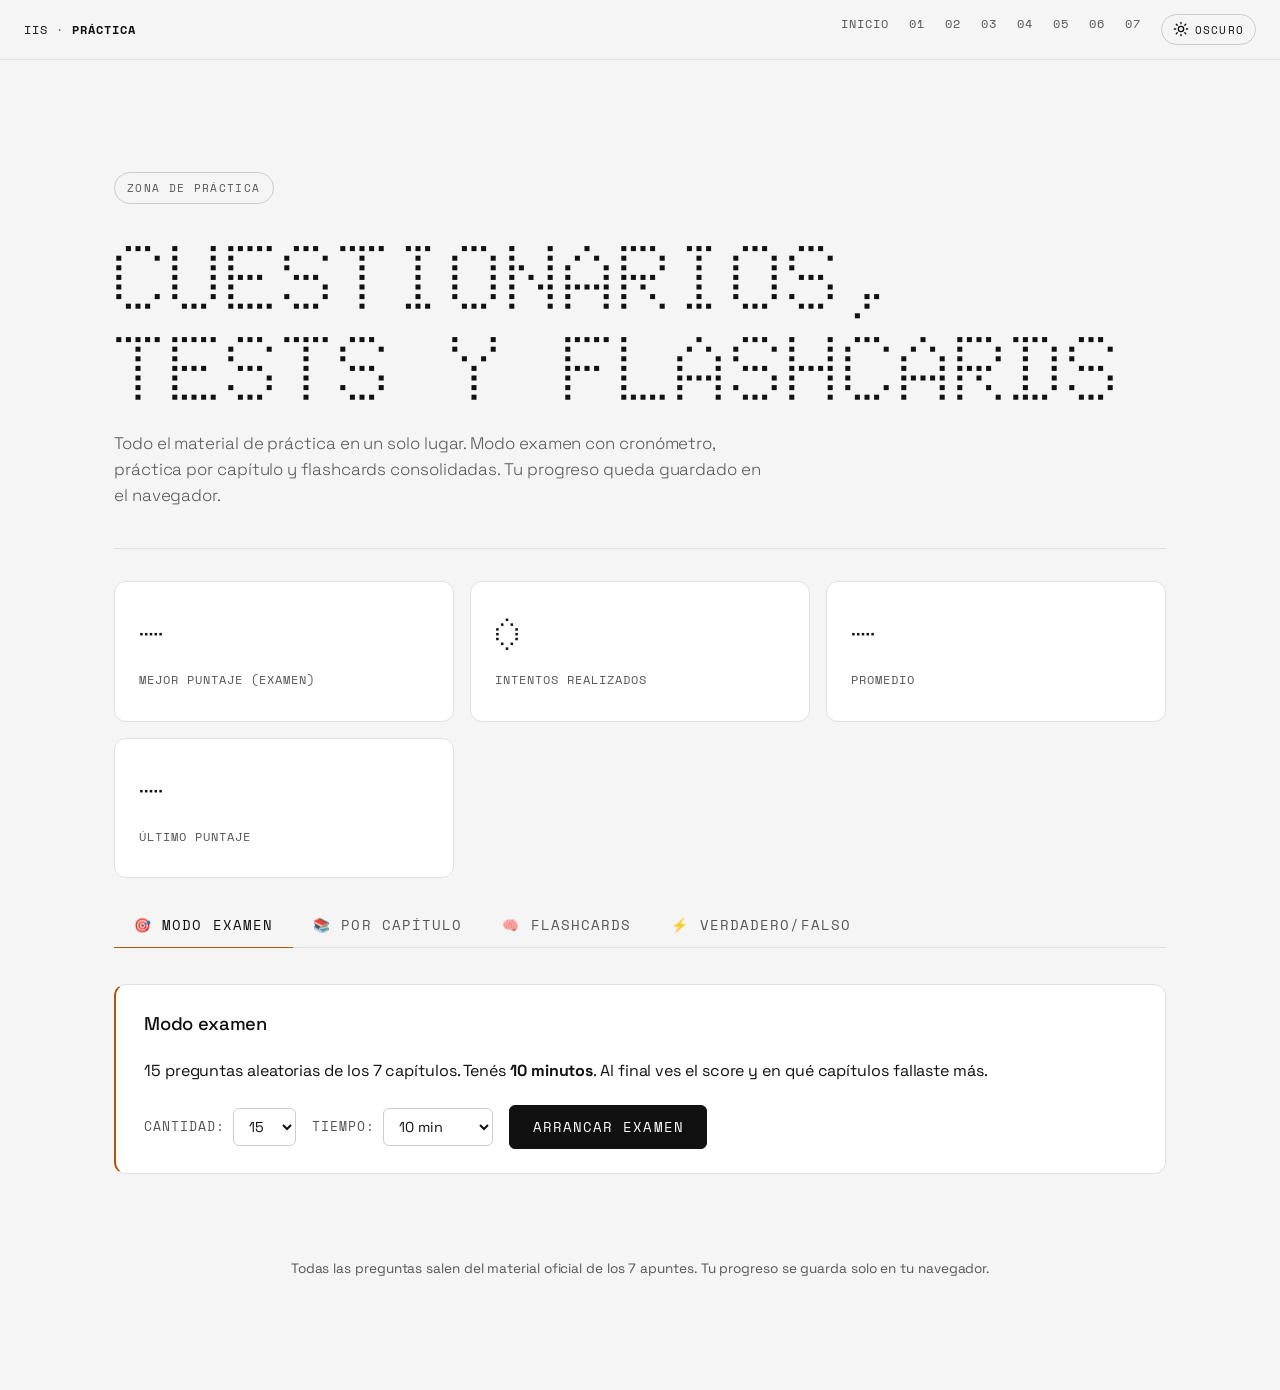
<file: practica.html>
<!DOCTYPE html>
<html lang="es">
<head>
<meta charset="UTF-8">
<meta name="viewport" content="width=device-width, initial-scale=1.0">
<title>IIS — Práctica, cuestionarios y tests</title>
<link rel="stylesheet" href="assets/style.css">
<script src="assets/theme.js" defer></script>
</head>
<body>
<nav class="top-nav">
  <div class="crumb"><a href="index.html">IIS</a> · <strong>Práctica</strong></div>
  <div class="nav-links">
    <a href="index.html">Inicio</a>
    <a href="01-introduccion.html">01</a>
    <a href="02-ciclos-de-vida.html">02</a>
    <a href="03-metodologias-agiles.html">03</a>
    <a href="04-extraccion-requerimientos.html">04</a>
    <a href="05-procesos-de-negocio.html">05</a>
    <a href="06-requerimientos.html">06</a>
    <a href="07-especificacion.html">07</a>
  </div>
</nav>

<div class="container">
  <div class="hero">
    <span class="chip">ZONA DE PRÁCTICA</span>
    <h1>Cuestionarios, tests y flashcards</h1>
    <p class="sub">Todo el material de práctica en un solo lugar. Modo examen con cronómetro, práctica por capítulo y flashcards consolidadas. Tu progreso queda guardado en el navegador.</p>
  </div>

  <div class="grid" id="stats-grid">
    <div class="kpi"><span class="n" id="stat-best">—</span><span class="l">Mejor puntaje (examen)</span></div>
    <div class="kpi"><span class="n" id="stat-attempts">0</span><span class="l">Intentos realizados</span></div>
    <div class="kpi"><span class="n" id="stat-avg">—</span><span class="l">Promedio</span></div>
    <div class="kpi"><span class="n" id="stat-last">—</span><span class="l">Último puntaje</span></div>
  </div>

  <div class="tabs" id="practice-tabs">
    <div class="tab-buttons">
      <button class="tab-btn active" data-tab="exam">🎯 Modo examen</button>
      <button class="tab-btn" data-tab="chapter">📚 Por capítulo</button>
      <button class="tab-btn" data-tab="flash">🧠 Flashcards</button>
      <button class="tab-btn" data-tab="fast">⚡ Verdadero/Falso</button>
    </div>

    <div class="tab-panel active" data-tab="exam">
      <div class="card accent">
        <h3 style="margin-top:0">Modo examen</h3>
        <p>15 preguntas aleatorias de los 7 capítulos. Tenés <strong>10 minutos</strong>. Al final ves el score y en qué capítulos fallaste más.</p>
        <div class="exam-controls">
          <label>Cantidad:
            <select id="exam-count">
              <option value="10">10</option>
              <option value="15" selected>15</option>
              <option value="20">20</option>
              <option value="30">30</option>
            </select>
          </label>
          <label>Tiempo:
            <select id="exam-time">
              <option value="300">5 min</option>
              <option value="600" selected>10 min</option>
              <option value="900">15 min</option>
              <option value="0">Sin límite</option>
            </select>
          </label>
          <button class="btn-primary" id="exam-start">Arrancar examen</button>
        </div>
      </div>

      <div id="exam-runtime" style="display:none">
        <div class="exam-bar">
          <div class="exam-timer" id="exam-timer">10:00</div>
          <div class="exam-progress"><div id="exam-progress-fill"></div></div>
          <div class="exam-counter" id="exam-counter">1 / 15</div>
        </div>
        <div id="exam-questions"></div>
        <div class="pager" style="margin-top:1rem">
          <button class="btn-secondary" id="exam-prev">← Anterior</button>
          <button class="btn-primary" id="exam-next">Siguiente →</button>
          <button class="btn-primary" id="exam-submit" style="display:none">Terminar examen</button>
        </div>
      </div>

      <div id="exam-result" style="display:none"></div>
    </div>

    <div class="tab-panel" data-tab="chapter">
      <div class="card">
        <h3 style="margin-top:0">Elegí un capítulo</h3>
        <div class="grid" id="chapter-cards"></div>
      </div>
      <div id="chapter-quiz"></div>
    </div>

    <div class="tab-panel" data-tab="flash">
      <div class="card">
        <h3 style="margin-top:0">Flashcards consolidadas</h3>
        <p>Click en cada tarjeta para dar vuelta. Filtrá por capítulo si querés focalizar.</p>
        <div class="tab-buttons" id="flash-filter" style="margin-bottom:1rem">
          <button class="tab-btn active" data-ch="all">Todos</button>
          <button class="tab-btn" data-ch="1">01</button>
          <button class="tab-btn" data-ch="2">02</button>
          <button class="tab-btn" data-ch="3">03</button>
          <button class="tab-btn" data-ch="4">04</button>
          <button class="tab-btn" data-ch="5">05</button>
          <button class="tab-btn" data-ch="6">06</button>
          <button class="tab-btn" data-ch="7">07</button>
        </div>
        <div class="flashcards" id="flash-grid"></div>
      </div>
    </div>

    <div class="tab-panel" data-tab="fast">
      <div class="card">
        <h3 style="margin-top:0">Ronda rápida — Verdadero o Falso</h3>
        <p>20 afirmaciones. Respondé rápido. Al final, explicación de cada una.</p>
        <button class="btn-primary" id="tf-start">Arrancar ronda</button>
        <div id="tf-runtime" style="display:none;margin-top:1rem"></div>
        <div id="tf-result" style="display:none;margin-top:1rem"></div>
      </div>
    </div>
  </div>

  <p style="color:var(--text-dim);margin-top:3rem;font-size:0.85rem;text-align:center">
    Todas las preguntas salen del material oficial de los 7 apuntes. Tu progreso se guarda solo en tu navegador.
  </p>
</div>

<script src="assets/questions.js"></script>
<script src="assets/app.js"></script>
<script src="assets/practice.js"></script>
</body>
</html>
</file>
<file: assets/style.css>
/* ================================================================
   IIS — Apuntes interactivos
   Rediseño basado en el lenguaje visual de giupponi.dev
   (brutalist-minimal, dark, Space Grotesk + Doto, acento rojo)
================================================================ */

@import url('https://fonts.googleapis.com/css2?family=Space+Grotesk:wght@300;400;500;600;700&family=Space+Mono:wght@400;700&family=Doto:wght@400;700;900&display=swap');

:root {
  --bg: #000000;
  --bg-soft: #0a0a0a;
  --bg-card: #111111;
  --muted: #1a1a1a;
  --border: #222222;
  --border-strong: #333333;
  --text: #ffffff;
  --text-dim: #999999;
  --text-disabled: #666666;
  --accent: #f59e0b;
  --accent-2: #ffffff;
  --ok: #4a9e5c;
  --warn: #d2a915;
  --err: #ef4444;
  --success: #00c758;
  --code-bg: #0a0a0a;
  --radius: 12px;
  --radius-sm: 6px;
  --font-sans: 'Space Grotesk', 'DM Sans', system-ui, sans-serif;
  --font-mono: 'Space Mono', 'JetBrains Mono', 'SF Mono', monospace;
  --font-display: 'Doto', 'Space Mono', monospace;
}

* { box-sizing: border-box; }

html, body {
  margin: 0; padding: 0;
  background: var(--bg);
  color: var(--text);
  font-family: var(--font-sans);
  font-weight: 400;
  line-height: 1.65;
  letter-spacing: -0.005em;
  scroll-behavior: smooth;
  -webkit-font-smoothing: antialiased;
  -moz-osx-font-smoothing: grayscale;
}

a { color: var(--text); text-decoration: underline; text-decoration-color: var(--border-strong); text-underline-offset: 4px; transition: color .15s, text-decoration-color .15s; }
a:hover { color: var(--accent); text-decoration-color: var(--accent); }

.container { max-width: 1100px; margin: 0 auto; padding: 3rem 1.5rem 6rem; }

/* ======================= TOP NAV ======================= */
.top-nav {
  position: sticky; top: 0; z-index: 50;
  background: rgba(0,0,0,0.75);
  backdrop-filter: blur(12px);
  -webkit-backdrop-filter: blur(12px);
  border-bottom: 1px solid var(--border);
  padding: 0.9rem 1.5rem;
  display: flex; gap: 1rem; align-items: center; justify-content: space-between;
  font-size: 0.85rem;
  font-family: var(--font-mono);
  transition: transform 0.25s ease;
  will-change: transform;
}
.top-nav.nav-hidden { transform: translateY(-105%); }
.top-nav a { text-decoration: none; }
.top-nav .crumb { color: var(--text-dim); text-transform: uppercase; letter-spacing: 0.08em; font-size: 0.75rem; }
.top-nav .crumb strong { color: var(--text); font-weight: 700; }
.top-nav .nav-links { display: flex; gap: 1.25rem; }
.top-nav .nav-links a { color: var(--text-dim); text-transform: uppercase; letter-spacing: 0.08em; font-size: 0.75rem; }
.top-nav .nav-links a:hover { color: var(--accent); }

/* ========================= HERO ========================= */
.hero {
  background: transparent;
  border: none;
  border-radius: 0;
  padding: 4rem 0 2.5rem;
  margin-bottom: 2rem;
  position: relative;
  border-bottom: 1px solid var(--border);
}
.hero::before { display: none; }

.hero .chip {
  display: inline-block;
  padding: 0.35rem 0.75rem;
  background: transparent;
  color: var(--text-dim);
  border: 1px solid var(--border-strong);
  border-radius: 999px;
  font-size: 0.7rem;
  font-weight: 500;
  font-family: var(--font-mono);
  letter-spacing: 0.12em;
  text-transform: uppercase;
  margin-bottom: 1.75rem;
}

.hero h1 {
  margin: 0 0 1rem;
  font-family: var(--font-display);
  font-weight: 400;
  font-size: clamp(2.75rem, 8vw, 6rem);
  line-height: 0.95;
  letter-spacing: -0.02em;
  text-transform: uppercase;
  color: var(--text);
}

.hero p.sub {
  color: var(--text-dim);
  margin: 0;
  font-size: 1.05rem;
  max-width: 60ch;
  font-weight: 300;
  line-height: 1.55;
}

/* ========================= HEADINGS ========================= */
h2 {
  font-size: clamp(1.75rem, 3.5vw, 2.25rem);
  font-weight: 300;
  letter-spacing: -0.015em;
  margin-top: 4rem;
  padding-bottom: 0.75rem;
  border-bottom: 1px solid var(--border);
  position: relative;
}
h2::before {
  content: ""; position: absolute; left: 0; bottom: -1px;
  width: 48px; height: 1px; background: var(--accent);
}

h3 {
  color: var(--text);
  font-size: 1.15rem;
  font-weight: 500;
  letter-spacing: -0.01em;
  margin-top: 2rem;
}

h4 { color: var(--text); font-weight: 500; }

p { color: var(--text); }

/* ========================= CARDS ========================= */
.card {
  background: var(--bg-card);
  border: 1px solid var(--border);
  border-radius: var(--radius);
  padding: 1.5rem 1.75rem;
  margin: 1rem 0;
  transition: border-color .2s, transform .2s;
}
.card:hover { border-color: var(--border-strong); }
.card.accent { border-left: 2px solid var(--accent); }
.card.ok { border-left: 2px solid var(--ok); }
.card.warn { border-left: 2px solid var(--warn); }
.card.err { border-left: 2px solid var(--err); }

a.card { display: block; text-decoration: none; color: inherit; }
a.card:hover { border-color: var(--accent); transform: translateY(-2px); }
a.card:hover h3 { color: var(--accent) !important; }

/* ========================= BLOCKQUOTE ========================= */
blockquote {
  margin: 1.5rem 0;
  padding: 1rem 1.5rem;
  border-left: 2px solid var(--accent);
  background: var(--bg-soft);
  color: var(--text);
  border-radius: 0;
  font-style: normal;
  font-weight: 300;
  font-size: 1.05rem;
  line-height: 1.55;
}

/* ========================= TABLE ========================= */
table {
  width: 100%; border-collapse: collapse;
  margin: 1.5rem 0;
  background: transparent;
  border: 1px solid var(--border);
  border-radius: var(--radius);
  overflow: hidden;
  font-size: 0.95rem;
}
th, td { padding: 0.9rem 1.1rem; text-align: left; border-bottom: 1px solid var(--border); }
th {
  background: var(--bg-soft);
  color: var(--text-dim);
  font-weight: 500;
  font-family: var(--font-mono);
  font-size: 0.75rem;
  text-transform: uppercase;
  letter-spacing: 0.08em;
}
tr:last-child td { border-bottom: none; }
tr:hover td { background: var(--bg-soft); }

/* ========================= CODE ========================= */
code {
  background: var(--code-bg);
  color: var(--accent);
  padding: 0.15rem 0.45rem;
  border-radius: var(--radius-sm);
  font-size: 0.88em;
  font-family: var(--font-mono);
  border: 1px solid var(--border);
}
pre code { border: none; padding: 0; background: transparent; }
pre { background: var(--code-bg); border: 1px solid var(--border); border-radius: var(--radius); padding: 1rem 1.25rem; overflow-x: auto; }

/* ========================= GRID ========================= */
.grid {
  display: grid;
  grid-template-columns: repeat(auto-fit, minmax(280px, 1fr));
  gap: 1rem;
  margin: 1.5rem 0;
}

/* ========================= KPI ========================= */
.kpi {
  background: var(--bg-card);
  border: 1px solid var(--border);
  border-radius: var(--radius);
  padding: 1.75rem 1.5rem;
  text-align: left;
  transition: border-color .2s;
}
.kpi:hover { border-color: var(--border-strong); }
.kpi .n {
  font-family: var(--font-display);
  font-size: 3rem;
  font-weight: 400;
  color: var(--text);
  display: block;
  line-height: 1;
  letter-spacing: -0.02em;
  margin-bottom: 0.5rem;
}
.kpi .l {
  color: var(--text-dim);
  font-size: 0.78rem;
  text-transform: uppercase;
  letter-spacing: 0.08em;
  font-family: var(--font-mono);
}

/* ========================= ACCORDION ========================= */
details {
  background: var(--bg-card);
  border: 1px solid var(--border);
  border-radius: var(--radius);
  padding: 0.9rem 1.25rem;
  margin: 0.6rem 0;
  transition: border-color .15s;
}
details[open] { border-color: var(--border-strong); }
summary {
  cursor: pointer;
  font-weight: 500;
  color: var(--text);
  list-style: none;
  display: flex; align-items: center; gap: 0.5rem;
}
summary::before {
  content: '+';
  font-family: var(--font-mono);
  color: var(--accent);
  font-weight: 700;
  display: inline-block;
}
details[open] summary::before { content: '−'; }
summary::-webkit-details-marker { display: none; }
summary:hover { color: var(--accent); }
details > *:not(summary) { margin-top: 0.75rem; }

/* ========================= TABS ========================= */
.tabs { margin: 1.5rem 0; }
.tab-buttons {
  display: flex; gap: 0;
  border-bottom: 1px solid var(--border);
  flex-wrap: wrap;
}
.tab-btn {
  background: transparent;
  border: none;
  color: var(--text-dim);
  padding: 0.8rem 1.25rem;
  cursor: pointer;
  font-size: 0.85rem;
  font-family: var(--font-mono);
  text-transform: uppercase;
  letter-spacing: 0.08em;
  border-bottom: 1px solid transparent;
  margin-bottom: -1px;
  transition: all 0.15s;
}
.tab-btn.active { color: var(--text); border-bottom-color: var(--accent); }
.tab-btn:hover { color: var(--text); }
.tab-panel { display: none; padding: 1.25rem 0; }
.tab-panel.active { display: block; animation: fadeIn 0.3s; }
@keyframes fadeIn { from { opacity: 0; transform: translateY(4px); } to { opacity: 1; transform: none; } }

/* ========================= QUIZ ========================= */
.quiz {
  background: var(--bg-card);
  border: 1px solid var(--border);
  border-radius: var(--radius);
  padding: 1.75rem;
  margin: 2rem 0;
}
.quiz h3 { margin-top: 0; color: var(--text); }
.q {
  margin: 1.25rem 0;
  padding: 1.25rem;
  background: var(--bg-soft);
  border: 1px solid var(--border);
  border-radius: var(--radius-sm);
}
.q .question { font-weight: 500; margin-bottom: 0.85rem; }
.q .opts { display: flex; flex-direction: column; gap: 0.5rem; }
.q .opt {
  padding: 0.7rem 1rem;
  border: 1px solid var(--border);
  border-radius: var(--radius-sm);
  cursor: pointer;
  transition: all 0.15s;
  background: var(--muted);
  font-family: var(--font-sans);
}
.q .opt:hover { border-color: var(--border-strong); background: var(--bg-card); }
.q .opt.selected { border-color: var(--text); background: var(--bg-card); }
.q .opt.correct { border-color: var(--ok); background: rgba(74,158,92,0.12); color: var(--ok); }
.q .opt.wrong { border-color: var(--err); background: rgba(215,25,33,0.12); color: var(--err); }
.q .explain {
  margin-top: 0.85rem;
  padding: 0.85rem 1rem;
  background: var(--muted);
  border-left: 2px solid var(--accent);
  border-radius: 0 var(--radius-sm) var(--radius-sm) 0;
  font-size: 0.9rem;
  color: var(--text-dim);
  display: none;
}
.q .explain.show { display: block; }
.q .q-meta { margin-top: 0.85rem; color: var(--text-disabled); font-size: 0.75rem; text-align: right; font-family: var(--font-mono); text-transform: uppercase; letter-spacing: 0.08em; }

/* ========================= FLASHCARDS ========================= */
.flashcards { display: grid; grid-template-columns: repeat(auto-fit, minmax(280px, 1fr)); gap: 1rem; margin: 1.5rem 0; }
.flashcard { perspective: 1200px; min-height: 260px; cursor: pointer; }
.flashcard-inner { position: relative; width: 100%; height: 100%; min-height: inherit; transition: transform 0.6s; transform-style: preserve-3d; }
.flashcard.flipped .flashcard-inner { transform: rotateY(180deg); }
.flashcard-front, .flashcard-back {
  position: absolute; inset: 0;
  backface-visibility: hidden;
  border-radius: var(--radius); padding: 1.1rem 1.2rem;
  border: 1px solid var(--border);
  overflow: auto;
}
.flashcard-front {
  background: var(--bg-card); color: var(--text); font-weight: 600;
  font-size: 1rem; letter-spacing: -0.01em;
  display: flex; align-items: center; justify-content: center; text-align: center;
}
.flashcard-back {
  background: var(--bg-soft); color: var(--text);
  transform: rotateY(180deg);
  border-color: var(--border-strong);
  border-left: 3px solid var(--accent);
  font-size: 0.9rem; line-height: 1.55;
  text-align: left;
  display: block;
}
.flashcard-back p { margin: 0 0 0.55rem; color: var(--text); }
.flashcard-back p:last-child { margin-bottom: 0; }
.flashcard-back ul, .flashcard-back ol { margin: 0.25rem 0; padding-left: 1.1rem; }
.flashcard-back li { margin-bottom: 0.25rem; color: var(--text); }
.flashcard-back li::marker { color: var(--accent); }
.flashcard-back strong { color: var(--accent); font-weight: 600; }
.flashcard-back em { color: var(--text-dim); font-style: italic; }
.flashcard-back code { background: var(--code-bg); color: var(--accent); border-color: var(--border); }
.flashcard-back::-webkit-scrollbar { width: 6px; }
.flashcard-back::-webkit-scrollbar-thumb { background: var(--border-strong); border-radius: 3px; }

/* ========================= MERMAID / DIAGRAMS ========================= */
.mermaid { background: var(--bg-card); border: 1px solid var(--border); border-radius: var(--radius); padding: 1.25rem; margin: 1.25rem 0; text-align: center; position: relative; cursor: zoom-in; }
.diagram { background: var(--bg-card); border: 1px solid var(--border); border-radius: var(--radius); padding: 1.5rem; margin: 1.5rem 0; text-align: center; position: relative; cursor: zoom-in; }
.diagram svg { width: 100%; height: auto; max-width: 100%; display: block; margin: 0 auto; }
.diagram figcaption { color: var(--text-dim); font-size: 0.8rem; margin-top: 0.85rem; font-family: var(--font-mono); text-transform: uppercase; letter-spacing: 0.08em; }
.diagram.diagram-light { background: #f8fafc; }
.diagram.diagram-light figcaption { color: #475569; }
.diagram img { width: 100%; height: auto; max-width: 100%; display: block; margin: 0 auto; }

.zoom-hint {
  position: absolute;
  top: 0.6rem;
  right: 0.6rem;
  width: 32px;
  height: 32px;
  display: flex;
  align-items: center;
  justify-content: center;
  background: var(--bg);
  border: 1px solid var(--border-strong);
  border-radius: var(--radius-sm);
  color: var(--text-dim);
  pointer-events: none;
  opacity: 0.85;
  z-index: 2;
}
.zoom-hint svg { display: block; width: 16px; height: 16px; }
.diagram:hover .zoom-hint,
.mermaid:hover .zoom-hint { color: var(--accent); border-color: var(--accent); opacity: 1; }

/* ========================= ZOOM OVERLAY ========================= */
.zoom-overlay {
  position: fixed;
  inset: 0;
  z-index: 1000;
  background: rgba(0,0,0,0.92);
  backdrop-filter: blur(6px);
  -webkit-backdrop-filter: blur(6px);
  display: flex;
  flex-direction: column;
  animation: fadeIn 0.2s;
}
:root[data-theme="light"] .zoom-overlay { background: rgba(20,20,20,0.92); }
.zoom-overlay[hidden] { display: none; }
.zoom-controls {
  position: sticky;
  top: 0;
  display: flex;
  justify-content: center;
  gap: 0.5rem;
  padding: 0.75rem 1rem;
  background: transparent;
  z-index: 2;
}
.zoom-btn {
  background: rgba(17,17,17,0.85);
  border: 1px solid var(--border-strong);
  color: #fff;
  width: 42px;
  height: 42px;
  border-radius: var(--radius-sm);
  cursor: pointer;
  font-family: var(--font-mono);
  font-size: 1.2rem;
  line-height: 1;
  display: flex;
  align-items: center;
  justify-content: center;
  transition: border-color 0.15s, color 0.15s;
  -webkit-tap-highlight-color: transparent;
}
.zoom-btn:hover,
.zoom-btn:focus-visible { border-color: var(--accent); color: var(--accent); outline: none; }
.zoom-viewport {
  flex: 1;
  overflow: auto;
  display: flex;
  align-items: flex-start;
  justify-content: center;
  padding: 1rem;
  -webkit-overflow-scrolling: touch;
  touch-action: pan-x pan-y pinch-zoom;
}
.zoom-content {
  transform-origin: top center;
  transition: transform 0.15s ease;
  background: var(--bg-card);
  border: 1px solid var(--border);
  border-radius: var(--radius);
  padding: 1.25rem;
  max-width: none;
  margin: auto;
}
.zoom-content > svg,
.zoom-content > img,
.zoom-content svg,
.zoom-content img {
  display: block;
  margin: 0 auto;
  max-width: none !important;
  width: min(1400px, calc(92vw * var(--zoom, 1)));
  height: auto;
}
.zoom-content figcaption {
  color: var(--text-dim);
  font-size: 0.8rem;
  margin-top: 0.85rem;
  font-family: var(--font-mono);
  text-transform: uppercase;
  letter-spacing: 0.08em;
  text-align: center;
}
body.zoom-open { overflow: hidden; }
@media (max-width: 720px) {
  .zoom-hint { width: 28px; height: 28px; top: 0.4rem; right: 0.4rem; }
  .zoom-hint svg { width: 14px; height: 14px; }
  .zoom-content { padding: 0.75rem; }
  .zoom-content > svg,
  .zoom-content > img,
  .zoom-content svg,
  .zoom-content img {
    width: min(1400px, calc(180vw * var(--zoom, 1)));
  }
}

/* ========================= TIMELINE ========================= */
.timeline { position: relative; padding-left: 2rem; margin: 1.5rem 0; }
.timeline::before { content: ""; position: absolute; left: 0.5rem; top: 0; bottom: 0; width: 1px; background: var(--border-strong); }
.timeline-item { position: relative; padding: 0.5rem 0 1.25rem; }
.timeline-item::before {
  content: ""; position: absolute; left: -1.75rem; top: 1rem;
  width: 10px; height: 10px; border-radius: 50%;
  background: var(--accent); box-shadow: 0 0 0 3px var(--bg);
}
.timeline-item .date {
  color: var(--text-dim);
  font-weight: 500;
  font-size: 0.75rem;
  font-family: var(--font-mono);
  text-transform: uppercase;
  letter-spacing: 0.08em;
}

/* ========================= CHART ========================= */
.chart-box { background: var(--bg-card); border: 1px solid var(--border); border-radius: var(--radius); padding: 1.5rem; margin: 1.5rem 0; position: relative; cursor: zoom-in; }
.chart-box h4 { margin: 0 0 1rem; color: var(--text); font-weight: 500; }
.chart-box:hover .zoom-hint { color: var(--accent); border-color: var(--accent); opacity: 1; }

/* ========================= KEYPOINTS ========================= */
.keypoints {
  background: var(--bg-card);
  border: 1px solid var(--border);
  border-left: 2px solid var(--accent);
  border-radius: var(--radius);
  padding: 1.75rem;
  margin-top: 2.5rem;
}
.keypoints h3 { margin-top: 0; color: var(--text); }
.keypoints ul { padding-left: 1.25rem; }
.keypoints li { margin: 0.5rem 0; color: var(--text); }
.keypoints li::marker { color: var(--accent); }

/* ========================= PAGER ========================= */
.pager { display: flex; justify-content: space-between; margin-top: 4rem; gap: 1rem; }
.pager a {
  flex: 1;
  background: var(--bg-card);
  border: 1px solid var(--border);
  padding: 1.25rem 1.5rem;
  border-radius: var(--radius);
  text-decoration: none;
  display: flex; flex-direction: column;
  transition: all 0.2s;
}
.pager a:hover { border-color: var(--accent); transform: translateY(-2px); }
.pager a.next { text-align: right; align-items: flex-end; }
.pager .label {
  color: var(--text-dim);
  font-size: 0.7rem;
  font-family: var(--font-mono);
  text-transform: uppercase;
  letter-spacing: 0.1em;
  margin-bottom: 0.3rem;
}
.pager .title { color: var(--text); font-weight: 500; }
.pager a:hover .title { color: var(--accent); }

/* ========================= PROGRESS ========================= */
.progress-bar {
  position: fixed; top: 0; left: 0; height: 2px;
  background: var(--accent);
  width: 0; z-index: 100; transition: width 0.1s;
}

/* ========================= BUTTONS ========================= */
.btn-primary, .btn-secondary {
  background: var(--text);
  color: var(--bg);
  border: 1px solid var(--text);
  padding: 0.7rem 1.4rem;
  border-radius: var(--radius-sm);
  cursor: pointer;
  font-weight: 500;
  font-size: 0.85rem;
  font-family: var(--font-mono);
  text-transform: uppercase;
  letter-spacing: 0.08em;
  transition: all 0.15s;
}
.btn-primary:hover { background: var(--accent); border-color: var(--accent); color: #fff; }
.btn-primary:disabled { opacity: 0.3; cursor: not-allowed; }
.btn-secondary {
  background: transparent;
  color: var(--text);
  border: 1px solid var(--border-strong);
}
.btn-secondary:hover { border-color: var(--text); color: var(--text); background: var(--bg-card); }
.btn-secondary:disabled { opacity: 0.3; cursor: not-allowed; }

/* ========================= EXAM ========================= */
.exam-controls {
  display: flex; flex-wrap: wrap; gap: 1rem; align-items: center;
  margin-top: 1.25rem;
}
.exam-controls label {
  display: flex; align-items: center; gap: 0.5rem;
  color: var(--text-dim);
  font-size: 0.8rem;
  font-family: var(--font-mono);
  text-transform: uppercase;
  letter-spacing: 0.08em;
}
.exam-controls select {
  background: var(--bg-card);
  color: var(--text);
  border: 1px solid var(--border-strong);
  padding: 0.5rem 0.7rem;
  border-radius: var(--radius-sm);
  font-family: var(--font-sans);
  font-size: 0.9rem;
}
.exam-bar {
  display: flex; align-items: center; gap: 1rem;
  background: rgba(17,17,17,0.9);
  backdrop-filter: blur(12px);
  border: 1px solid var(--border);
  border-radius: var(--radius);
  padding: 0.85rem 1.1rem;
  margin-bottom: 1.25rem;
  position: sticky; top: 60px; z-index: 40;
}
.exam-timer {
  font-family: var(--font-mono);
  font-size: 1.1rem;
  font-weight: 700;
  color: var(--accent);
  min-width: 64px;
}
.exam-progress {
  flex: 1; height: 4px;
  background: var(--muted);
  border-radius: 2px;
  overflow: hidden;
}
.exam-progress > div {
  height: 100%;
  background: var(--accent);
  transition: width 0.2s;
}
.exam-counter {
  color: var(--text-dim);
  font-size: 0.8rem;
  font-weight: 500;
  font-family: var(--font-mono);
  text-transform: uppercase;
  letter-spacing: 0.08em;
}

/* ========================= TRUE/FALSE ========================= */
.tf-item {
  background: var(--bg-card);
  border: 1px solid var(--border);
  border-radius: var(--radius);
  padding: 1.1rem 1.35rem;
  margin: 0.75rem 0;
}
.tf-statement { font-weight: 400; margin-bottom: 0.85rem; color: var(--text); }
.tf-buttons { display: flex; gap: 0.5rem; }
.btn-tf {
  flex: 1;
  background: transparent;
  color: var(--text);
  border: 1px solid var(--border-strong);
  padding: 0.6rem 1rem;
  border-radius: var(--radius-sm);
  cursor: pointer;
  font-family: var(--font-mono);
  font-size: 0.8rem;
  text-transform: uppercase;
  letter-spacing: 0.08em;
  transition: all 0.15s;
}
.btn-tf:hover { border-color: var(--text); color: var(--text); }
.btn-tf.active { background: var(--accent); color: #fff; border-color: var(--accent); }

/* ========================= MEDIA ========================= */
@media (max-width: 720px) {
  .container { padding: 1.25rem 1rem 4rem; }

  /* Top nav: apilar breadcrumb y links, reducir padding */
  .top-nav {
    flex-direction: column;
    align-items: flex-start;
    gap: 0.5rem;
    padding: 0.75rem 1rem;
  }
  .top-nav .nav-links { gap: 1rem; flex-wrap: wrap; }
  .top-nav .crumb,
  .top-nav .nav-links a { font-size: 0.7rem; }

  /* Hero más chico y con line-height más respirado */
  .hero { padding: 2rem 0 1.75rem; margin-bottom: 1.25rem; }
  .hero h1 { font-size: clamp(2rem, 11vw, 3.25rem); line-height: 1; word-break: break-word; }
  .hero p.sub { font-size: 0.95rem; }
  .hero .chip { font-size: 0.65rem; margin-bottom: 1.25rem; letter-spacing: 0.1em; }

  /* Headings */
  h2 { margin-top: 2.5rem; font-size: 1.5rem; }
  h3 { font-size: 1.05rem; margin-top: 1.5rem; }

  /* Cards con menos padding */
  .card { padding: 1.1rem 1.1rem; }
  .kpi { padding: 1.25rem 1.1rem; }
  .kpi .n { font-size: 2.25rem; }

  /* Grid: una columna en pantallas chicas */
  .grid { grid-template-columns: 1fr; gap: 0.75rem; }

  /* Tablas y código scrollables horizontalmente */
  table { display: block; overflow-x: auto; white-space: nowrap; font-size: 0.85rem; }
  th, td { padding: 0.65rem 0.85rem; }
  pre { font-size: 0.8rem; padding: 0.85rem 1rem; }

  /* Pager en una sola columna */
  .pager { flex-direction: column; margin-top: 2.5rem; }
  .pager a { padding: 1rem 1.1rem; }
  .pager a.next { text-align: left; align-items: flex-start; }

  /* Exam bar en mobile: top offset menor */
  .exam-bar { top: 0; flex-wrap: wrap; padding: 0.7rem 0.9rem; }
  .exam-timer { font-size: 1rem; min-width: 52px; }
  .exam-controls { gap: 0.65rem; }

  /* Blockquote menos padding */
  blockquote { padding: 0.85rem 1.1rem; font-size: 0.95rem; }

  /* Flashcards: siempre una columna */
  .flashcards { grid-template-columns: 1fr; }

  /* Tabs scroll horizontal */
  .tab-buttons { overflow-x: auto; flex-wrap: nowrap; }
  .tab-btn { white-space: nowrap; }

  /* Quiz options — padding reducido */
  .q { padding: 1rem; }
  .q .opt { padding: 0.6rem 0.85rem; font-size: 0.9rem; }

  /* Diagramas: scroll si hace falta */
  .diagram { padding: 1rem; overflow-x: auto; }
}

/* Prevención global de overflow horizontal */
html, body { overflow-x: hidden; max-width: 100%; }
img, svg, video, canvas { max-width: 100%; height: auto; }

/* ========================= THEME TOGGLE ========================= */
.theme-toggle {
  display: inline-flex;
  align-items: center;
  gap: 0.4rem;
  background: transparent;
  border: 1px solid var(--border-strong);
  color: var(--text);
  padding: 0.35rem 0.7rem;
  border-radius: 999px;
  cursor: pointer;
  font-family: var(--font-mono);
  font-size: 0.7rem;
  font-weight: 500;
  text-transform: uppercase;
  letter-spacing: 0.1em;
  transition: color .15s, border-color .15s, background .15s;
}
.theme-toggle:hover { border-color: var(--text); color: var(--accent); }
.theme-toggle svg { display: block; }

.theme-toggle--floating {
  position: fixed;
  top: 1rem; right: 1rem;
  z-index: 60;
  background: var(--bg-card);
}
@media (max-width: 720px) {
  .theme-toggle--floating { top: 0.75rem; right: 0.75rem; font-size: 0.65rem; padding: 0.3rem 0.6rem; }
}

/* ========================= LIGHT THEME ========================= */
:root[data-theme="light"] {
  --bg: #f5f5f5;
  --bg-soft: #ececec;
  --bg-card: #ffffff;
  --muted: #f0f0f0;
  --border: #e0e0e0;
  --border-strong: #cccccc;
  --text: #111111;
  --text-dim: #555555;
  --text-disabled: #888888;
  --accent: #b45309;
  --accent-2: #111111;
  --ok: #1f8a3b;
  --warn: #b8860b;
  --err: #b91c1c;
  --code-bg: #f0f0f0;
}

:root[data-theme="light"] .top-nav {
  background: rgba(245,245,245,0.85);
}
:root[data-theme="light"] .exam-bar {
  background: rgba(255,255,255,0.9);
}
:root[data-theme="light"] .flashcard-back {
  background: #fff7ed;
  color: var(--text);
  border-color: #fed7aa;
  border-left-color: var(--accent);
}
:root[data-theme="light"] .flashcard-back strong { color: var(--accent); }
:root[data-theme="light"] .flashcard-back em { color: var(--text-dim); }
:root[data-theme="light"] code {
  background: var(--code-bg);
  color: #b45309;
  border-color: var(--border);
}
:root[data-theme="light"] .q .opt.correct {
  background: rgba(31,138,59,0.12);
  color: #1f8a3b;
}
:root[data-theme="light"] .q .opt.wrong {
  background: rgba(185,28,28,0.12);
  color: #b91c1c;
}
:root[data-theme="light"] ::selection {
  background: var(--accent); color: #fff;
}
:root[data-theme="light"] .btn-primary { color: #fff; background: #111; border-color: #111; }
:root[data-theme="light"] .btn-primary:hover { background: var(--accent); border-color: var(--accent); color: #fff; }

/* Diagramas SVG que usan blancos/fills oscuros no se leen bien en claro —
   suavizar con un leve fondo oscuro de tarjeta para mantener contraste */
:root[data-theme="light"] .diagram { background: #0d1117; }
:root[data-theme="light"] .diagram figcaption { color: #8b949e; }
:root[data-theme="light"] .diagram.diagram-light { background: #f8fafc; }
:root[data-theme="light"] .diagram.diagram-light figcaption { color: #475569; }
:root[data-theme="light"] .mermaid { background: #0d1117; }

/* ========================= SELECTION ========================= */
::selection { background: var(--accent); color: #fff; }
</file>
